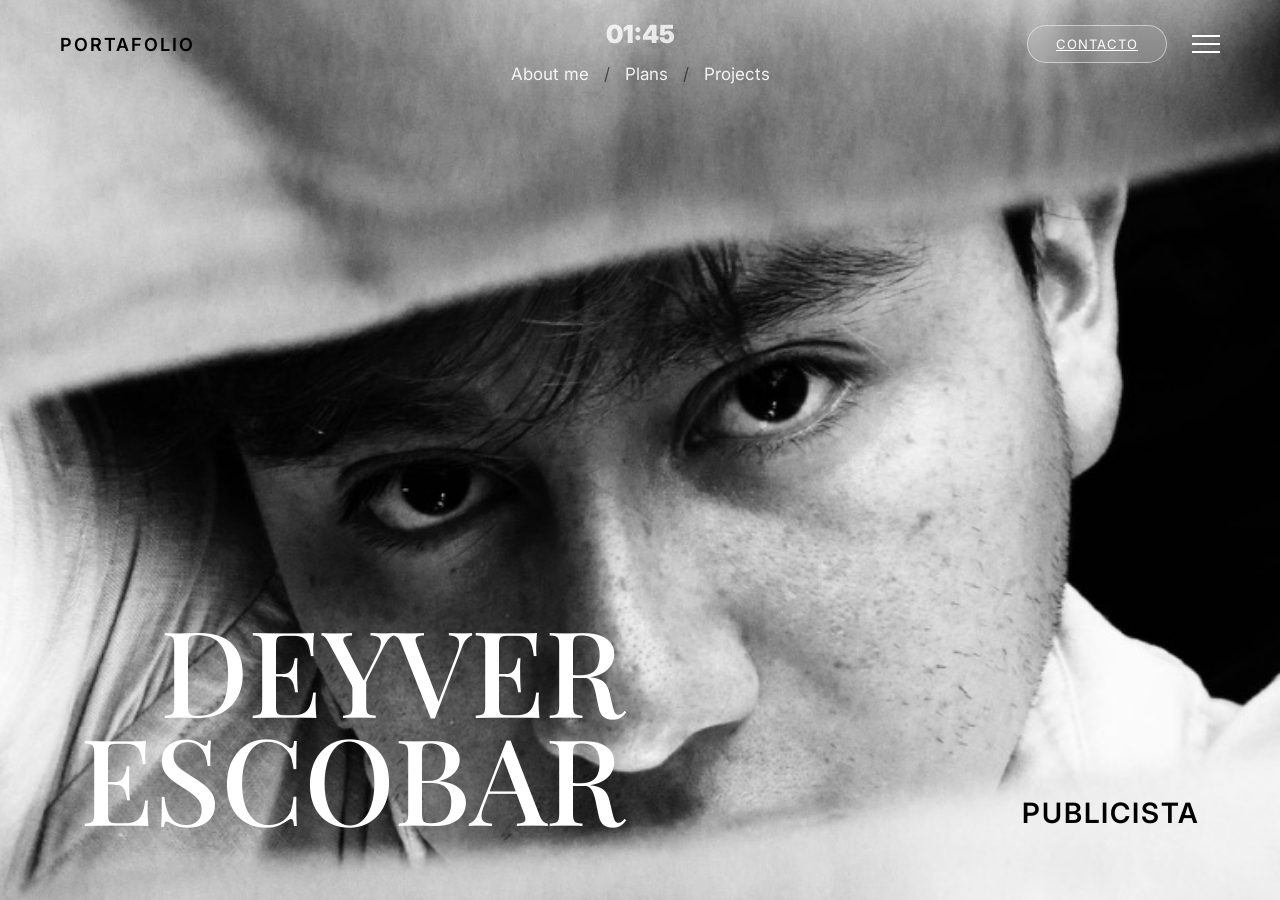
<file: index.html>
<!DOCTYPE html>
<html lang="es">
<head>
<meta charset="UTF-8">
<meta name="viewport" content="width=device-width, initial-scale=1.0">
<title>Portafolio | Deyver Escobar</title>

<link href="https://fonts.googleapis.com/css2?family=Playfair+Display:wght@400;600&family=Inter:wght@300;400;500&display=swap" rel="stylesheet">
<link rel="stylesheet" href="StyleF.css">
</head>

<body>

<header class="header">

  <div class="logo">PORTAFOLIO</div>

  <div class="time">01:45</div>

  <nav class="nav">
    <a href="AboutMe.html">About me</a>
    <span>/</span>
    <a href="Planes.html">Plans</a>
    <span>/</span>
    <a href="Projects.html">Projects</a>
  </nav>

  <div class="actions">
  <a href="Contact.html" class="contact-btn">CONTACTO</a>

  <div class="menu">
    <span></span>
    <span></span>
    <span></span>
  </div>
</div>

</header>

<section class="hero">
  <img src="Images/Portada.jpeg" alt="Deyver Escobar">

  <div class="hero-name">
    <h1>DEYVER<br>ESCOBAR</h1>
  </div>

  <div class="hero-role">
    PUBLICISTA
  </div>

</section>

</body>
</html>
</file>
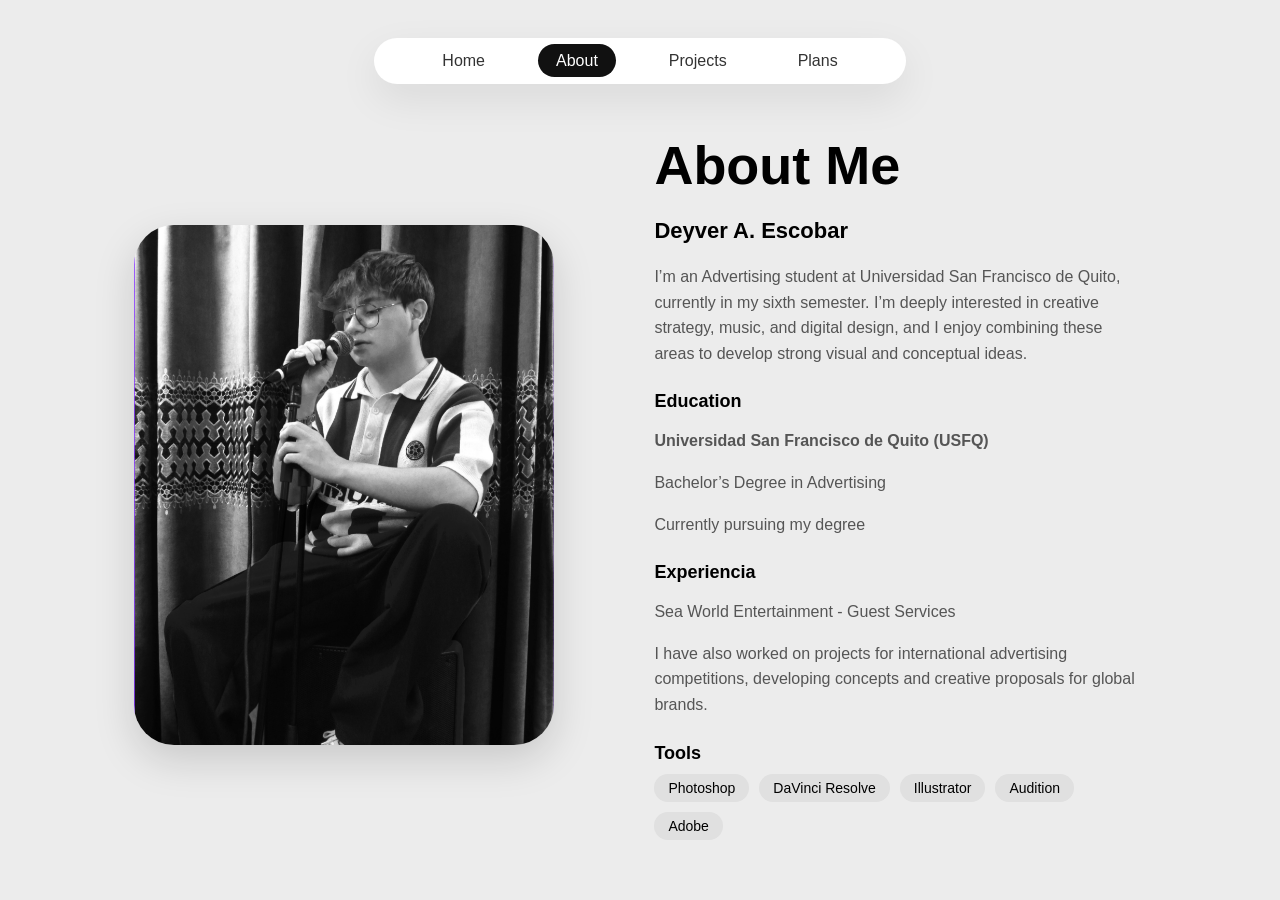
<file: AboutMe.html>
<!DOCTYPE html>
<html lang="es">
<head>
  <meta charset="UTF-8">
  <meta name="viewport" content="width=device-width, initial-scale=1.0">
  <title>About Me | Deyver Escobar</title>
  <link rel="stylesheet" href="StyleAbout.css">
</head>
<body>

<header class="header">  
  <nav class="nav-wrapper">
  <ul class="nav">
    <li><a href="index.html">Home</a></li>
    <li><a href="AboutMe.html" class="active">About</a></li>
    <li><a href="Projects.html">Projects</a></li>
    <li><a href="Planes.html">Plans</a></li>
  </ul>
</nav>
</header>

  <section class="about-section">
    <div class="about-container">
      
      <div class="about-image">
        <img src="Images/Deyver.png" alt="Deyver Escobar">
      </div>

      <div class="about-content">
        <h2>About Me</h2>
        <h3>Deyver A. Escobar</h3>
        <p>
          I’m an Advertising student at Universidad San Francisco de Quito, currently in my sixth semester. I’m deeply interested in creative strategy, music, and digital design, and I enjoy combining these areas to develop strong visual and conceptual ideas.
        </p>

        <div class="about-block">
          <h4>Education</h4>
          <p><strong>Universidad San Francisco de Quito (USFQ)</strong></p>
          <p>Bachelor’s Degree in Advertising</p>
          <p>Currently pursuing my degree</p>
        </div>

        <div class="about-block">
          <h4>Experiencia</h4>
          <p>Sea World Entertainment - Guest Services</p>
          <p>I have also worked on projects for international advertising competitions, developing concepts and creative proposals for global brands.</p>
        </div>

        <div class="about-block">
          <h4>Tools</h4>
          <div class="tools">
            <span>Photoshop</span>
            <span>DaVinci Resolve</span>
            <span>Illustrator</span>
            <span>Audition</span>
            <span>Adobe</span>
          </div>
        </div>

      </div>
    </div>
  </section>

</body>
</html>
</file>
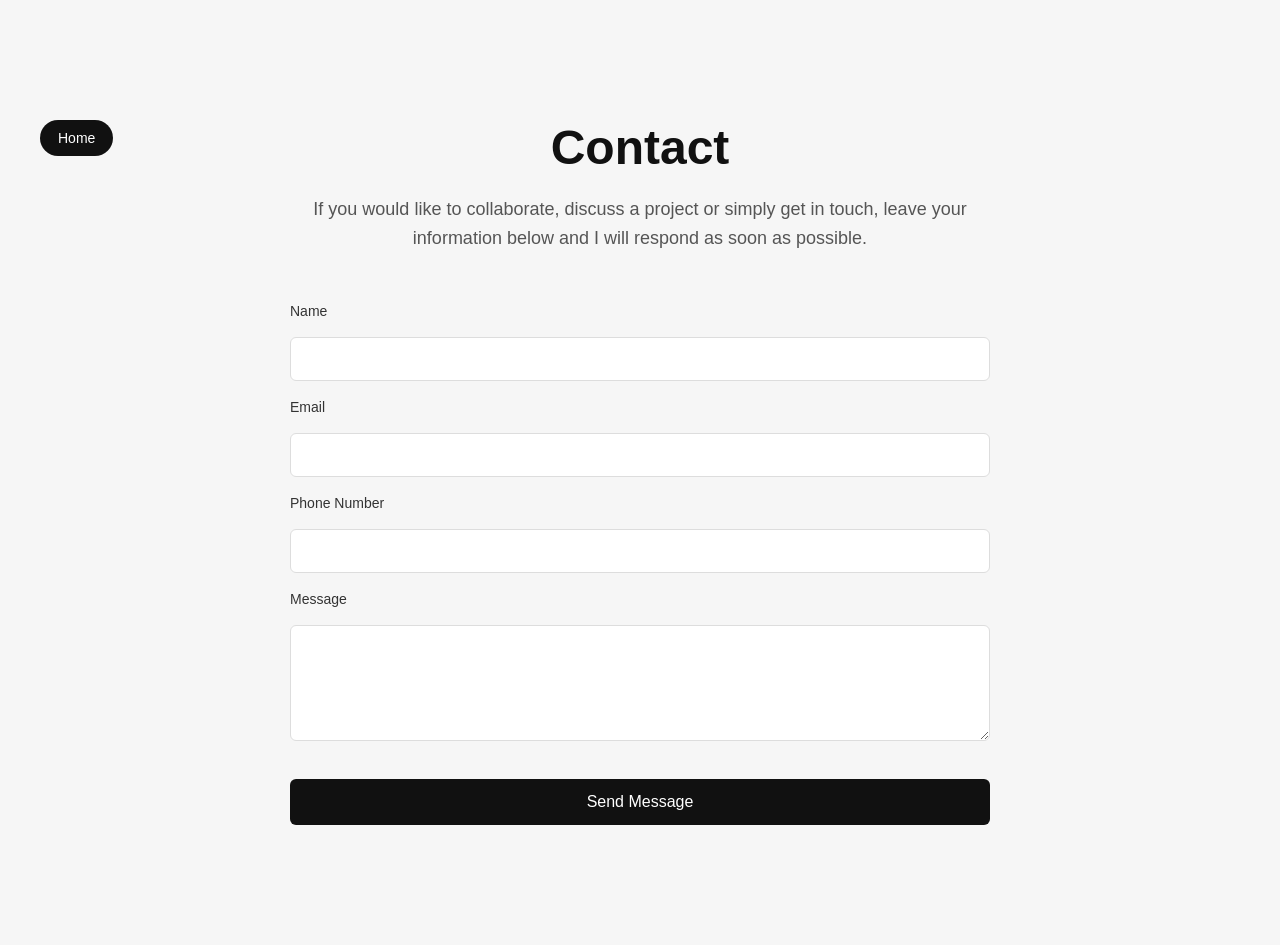
<file: Contact.html>
<!DOCTYPE html>
<html lang="es">
<head>
<meta charset="UTF-8">
<meta name="viewport" content="width=device-width, initial-scale=1.0">
<title>Contact | Deyver Escobar</title>
<link rel="stylesheet" href="ContactS.css">
</head>

<body>

<a href="index.html" class="back-bubble">Home</a>


<section class="contact-section">

<h1>Contact</h1>

<p class="contact-intro">
If you would like to collaborate, discuss a project or simply get in touch,
leave your information below and I will respond as soon as possible.
</p>


<form action="https://formspree.io/f/yourID" method="POST" class="contact-form">

<label>Name</label>
<input type="text" name="name" required>

<label>Email</label>
<input type="email" name="email" required>

<label>Phone Number</label>
<input type="tel" name="phone">

<label>Message</label>
<textarea name="message" rows="5" required></textarea>

<button type="submit">Send Message</button>

</form>

</section>

</body>
</html>
</file>
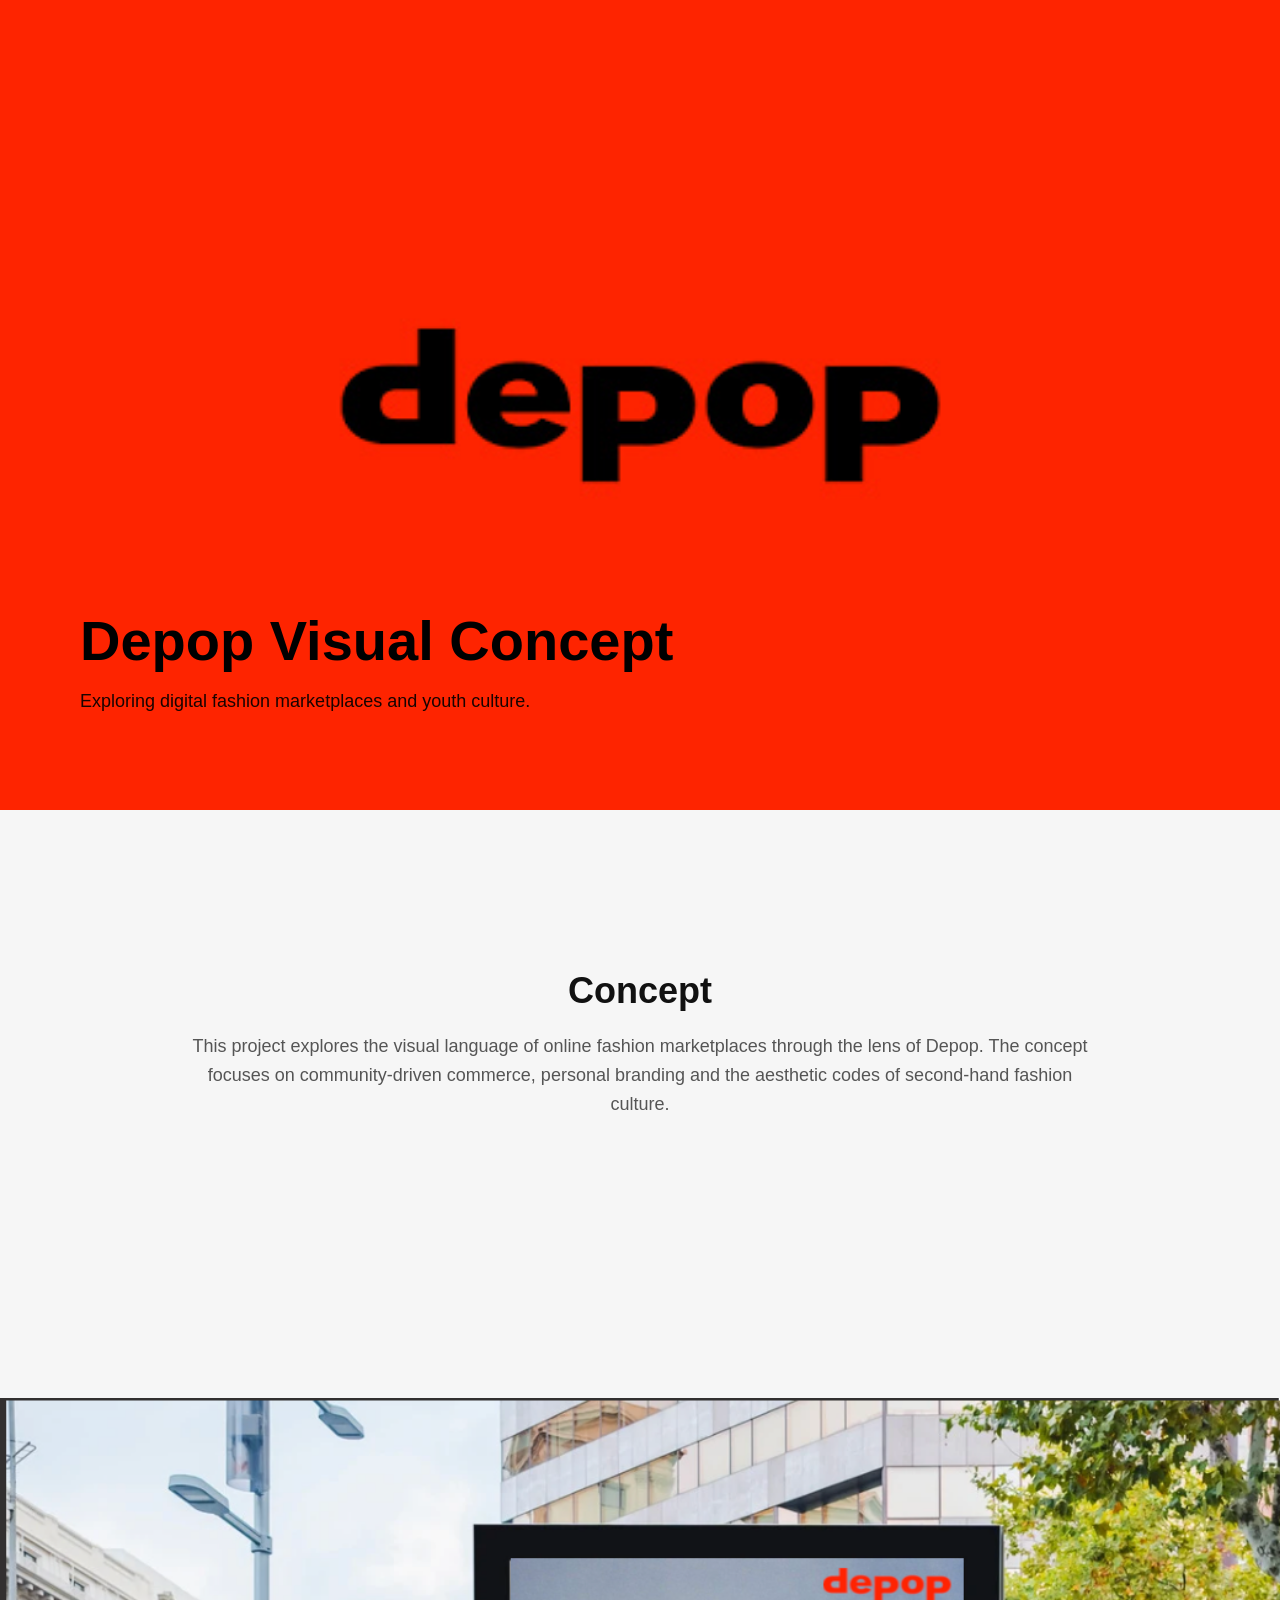
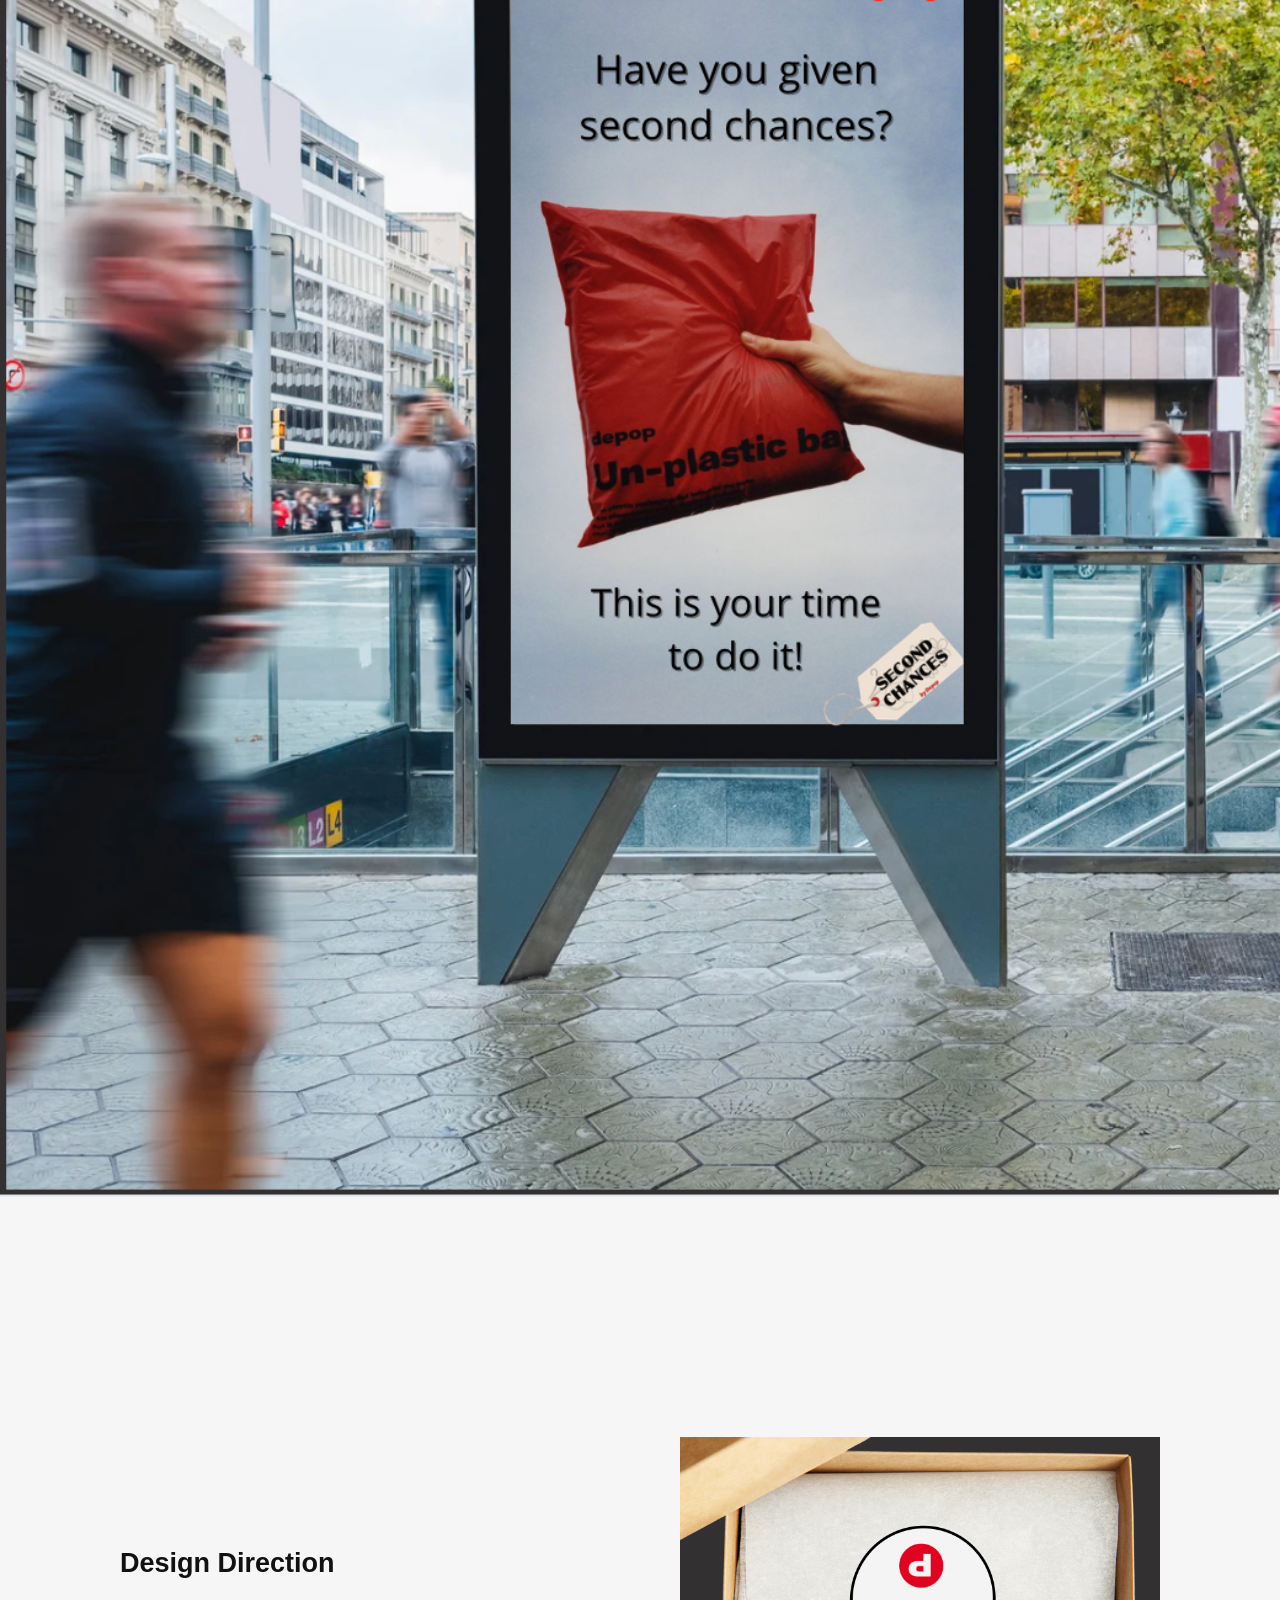
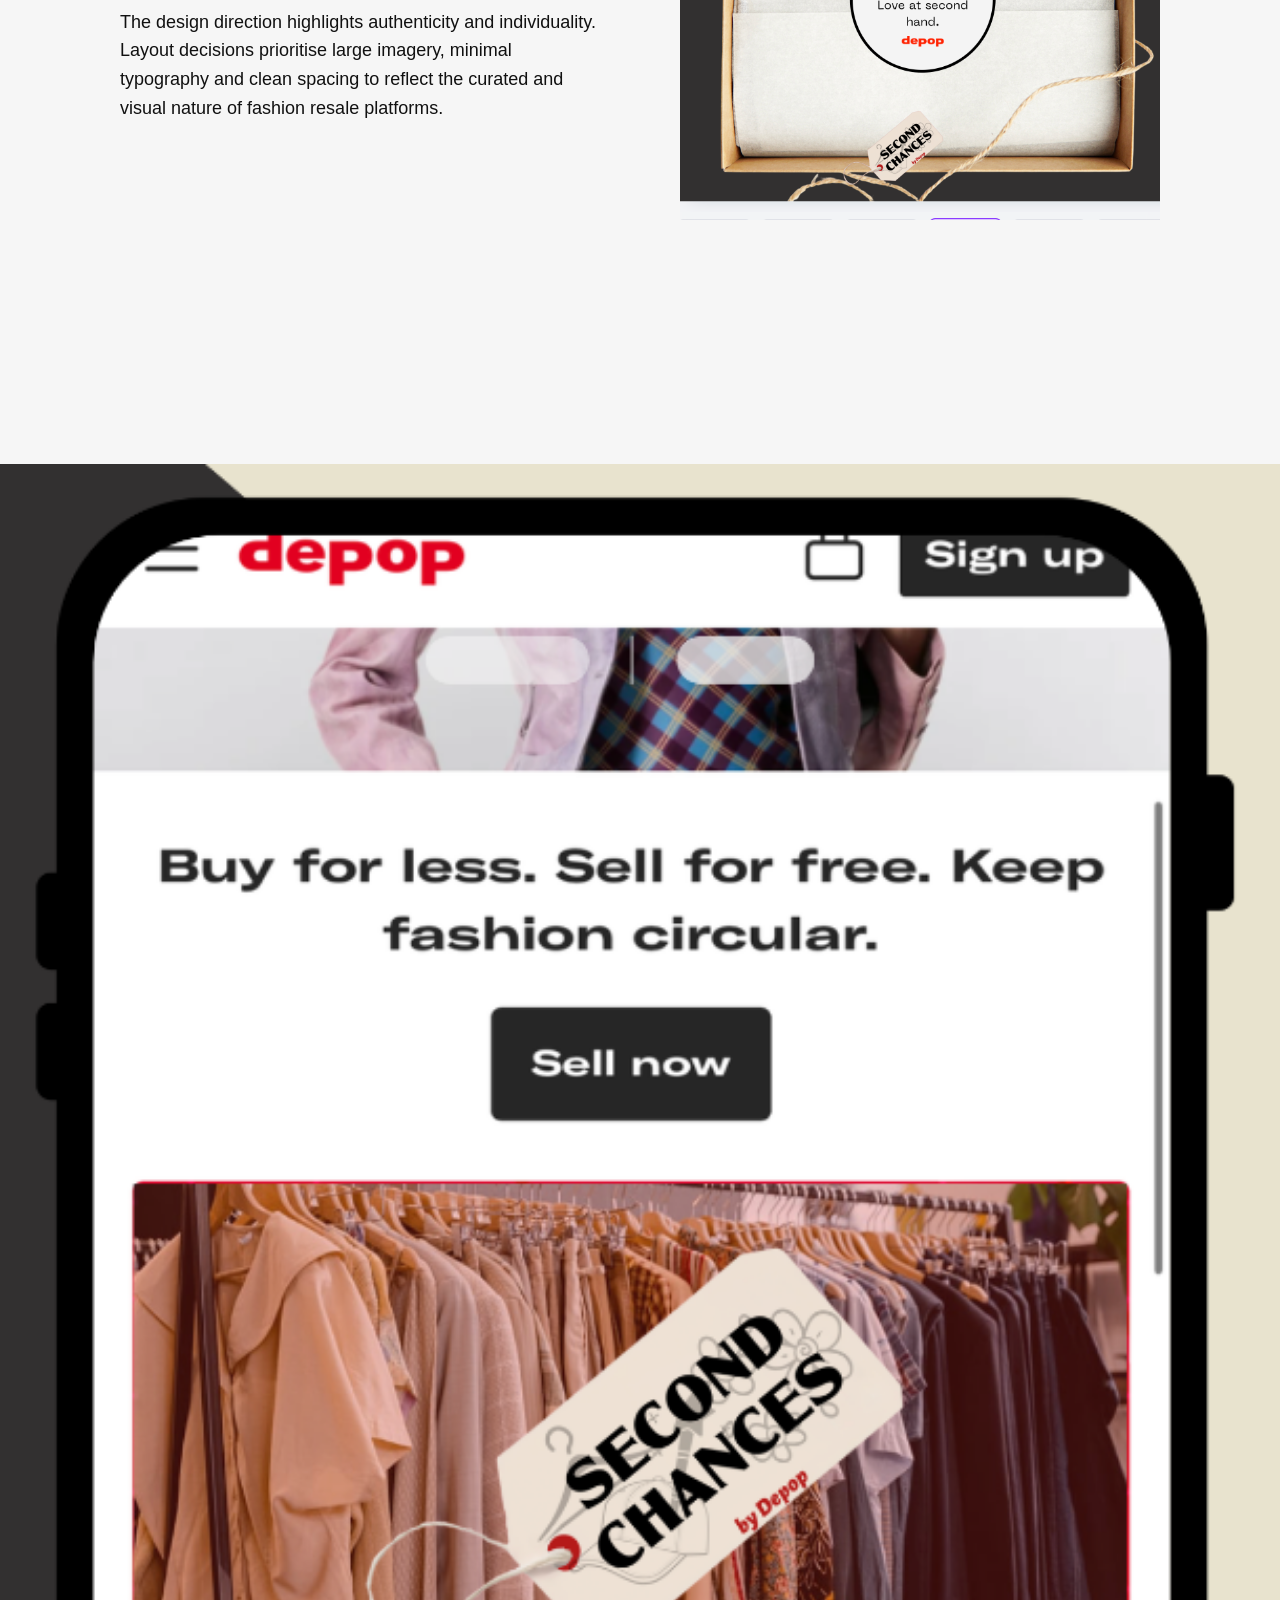
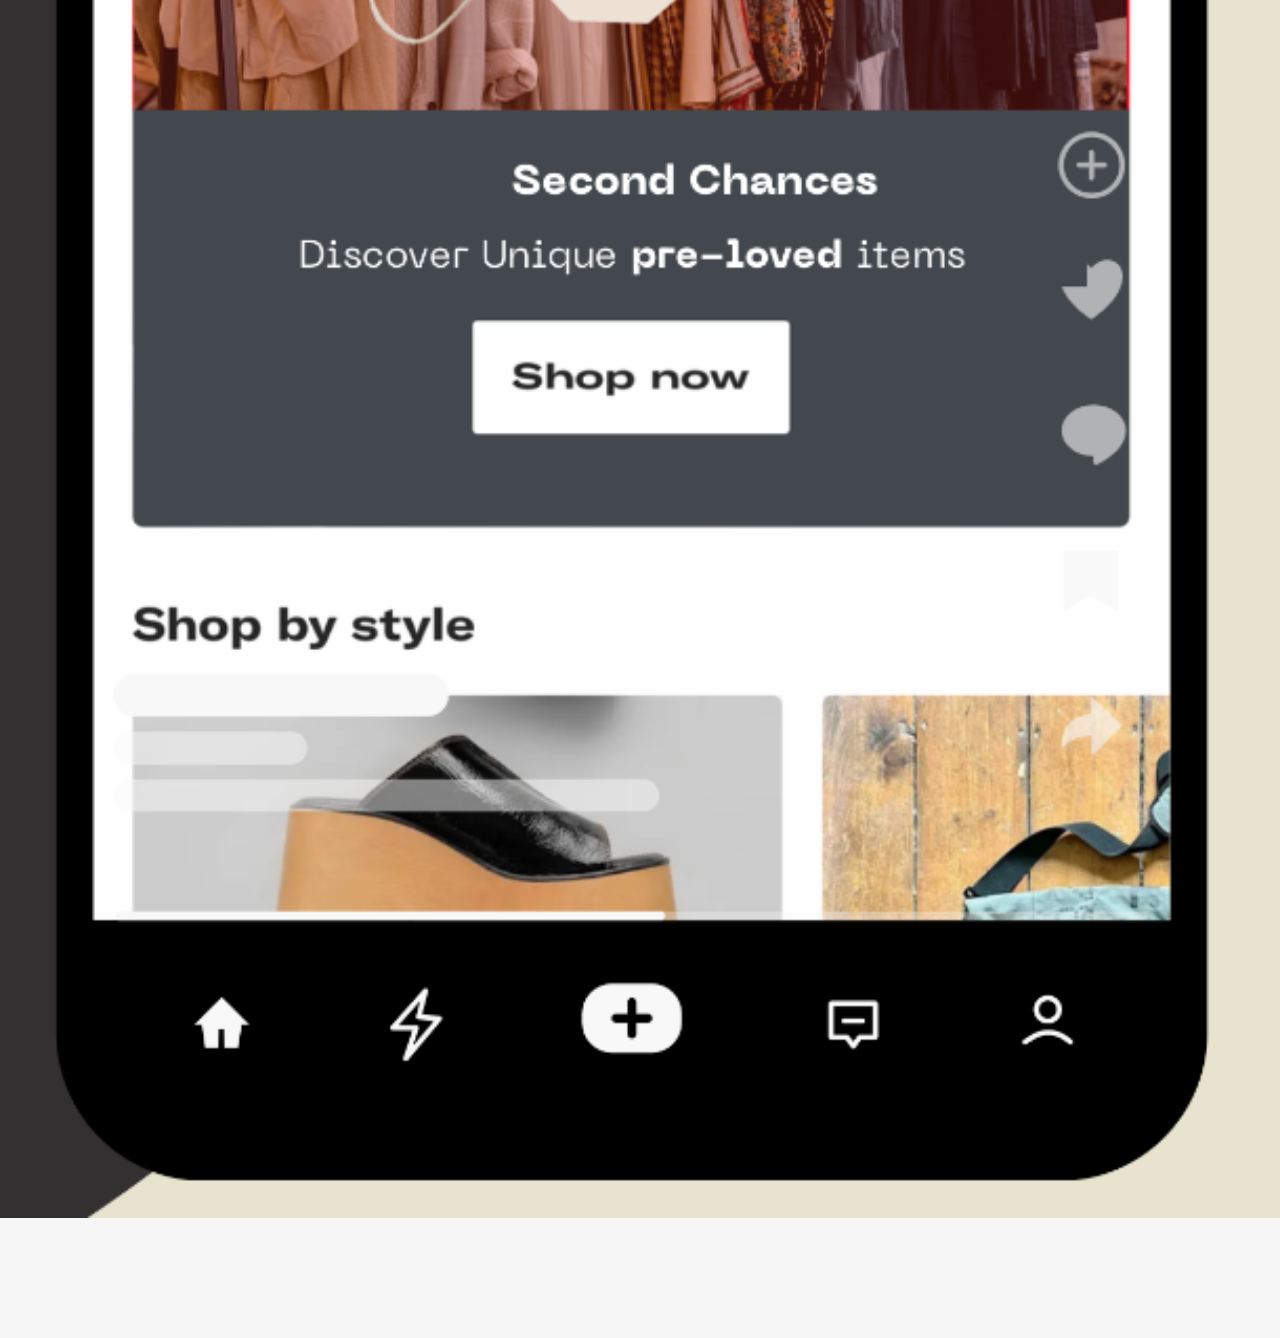
<file: Depop.html>
<!DOCTYPE html>
<html lang="es">
<head>
<meta charset="UTF-8">
<meta name="viewport" content="width=device-width, initial-scale=1.0">
<title>Depop Concept | Deyver Escobar</title>
<link rel="stylesheet" href="DepopS.css">
</head>

<body>

<a href="Projects.html" class="back-projects">Projects</a>

<section class="hero">
  <img src="Images/Depop prin.png" alt="Depop Project">
  <div class="hero-text">
    <h1>Depop Visual Concept</h1>
    <p>Exploring digital fashion marketplaces and youth culture.</p>
  </div>
</section>

<section class="story">
  <h2>Concept</h2>
  <p>
  This project explores the visual language of online fashion
  marketplaces through the lens of Depop. The concept focuses
  on community-driven commerce, personal branding and the
  aesthetic codes of second-hand fashion culture.
  </p>
</section>

<section class="visual">
  <img src="Images/Depop 1.png">
</section>

<section class="split">

  <div class="split-text">
    <h2>Design Direction</h2>
    <p>
    The design direction highlights authenticity and individuality.
    Layout decisions prioritise large imagery, minimal typography
    and clean spacing to reflect the curated and visual nature of
    fashion resale platforms.
    </p>
  </div>

  <div class="split-img">
    <img src="Images/Depop 2.png">
  </div>

</section>

<section class="visual">
  <img src="Images/Depop 3.png">
</section>

</body>
</html>
</file>
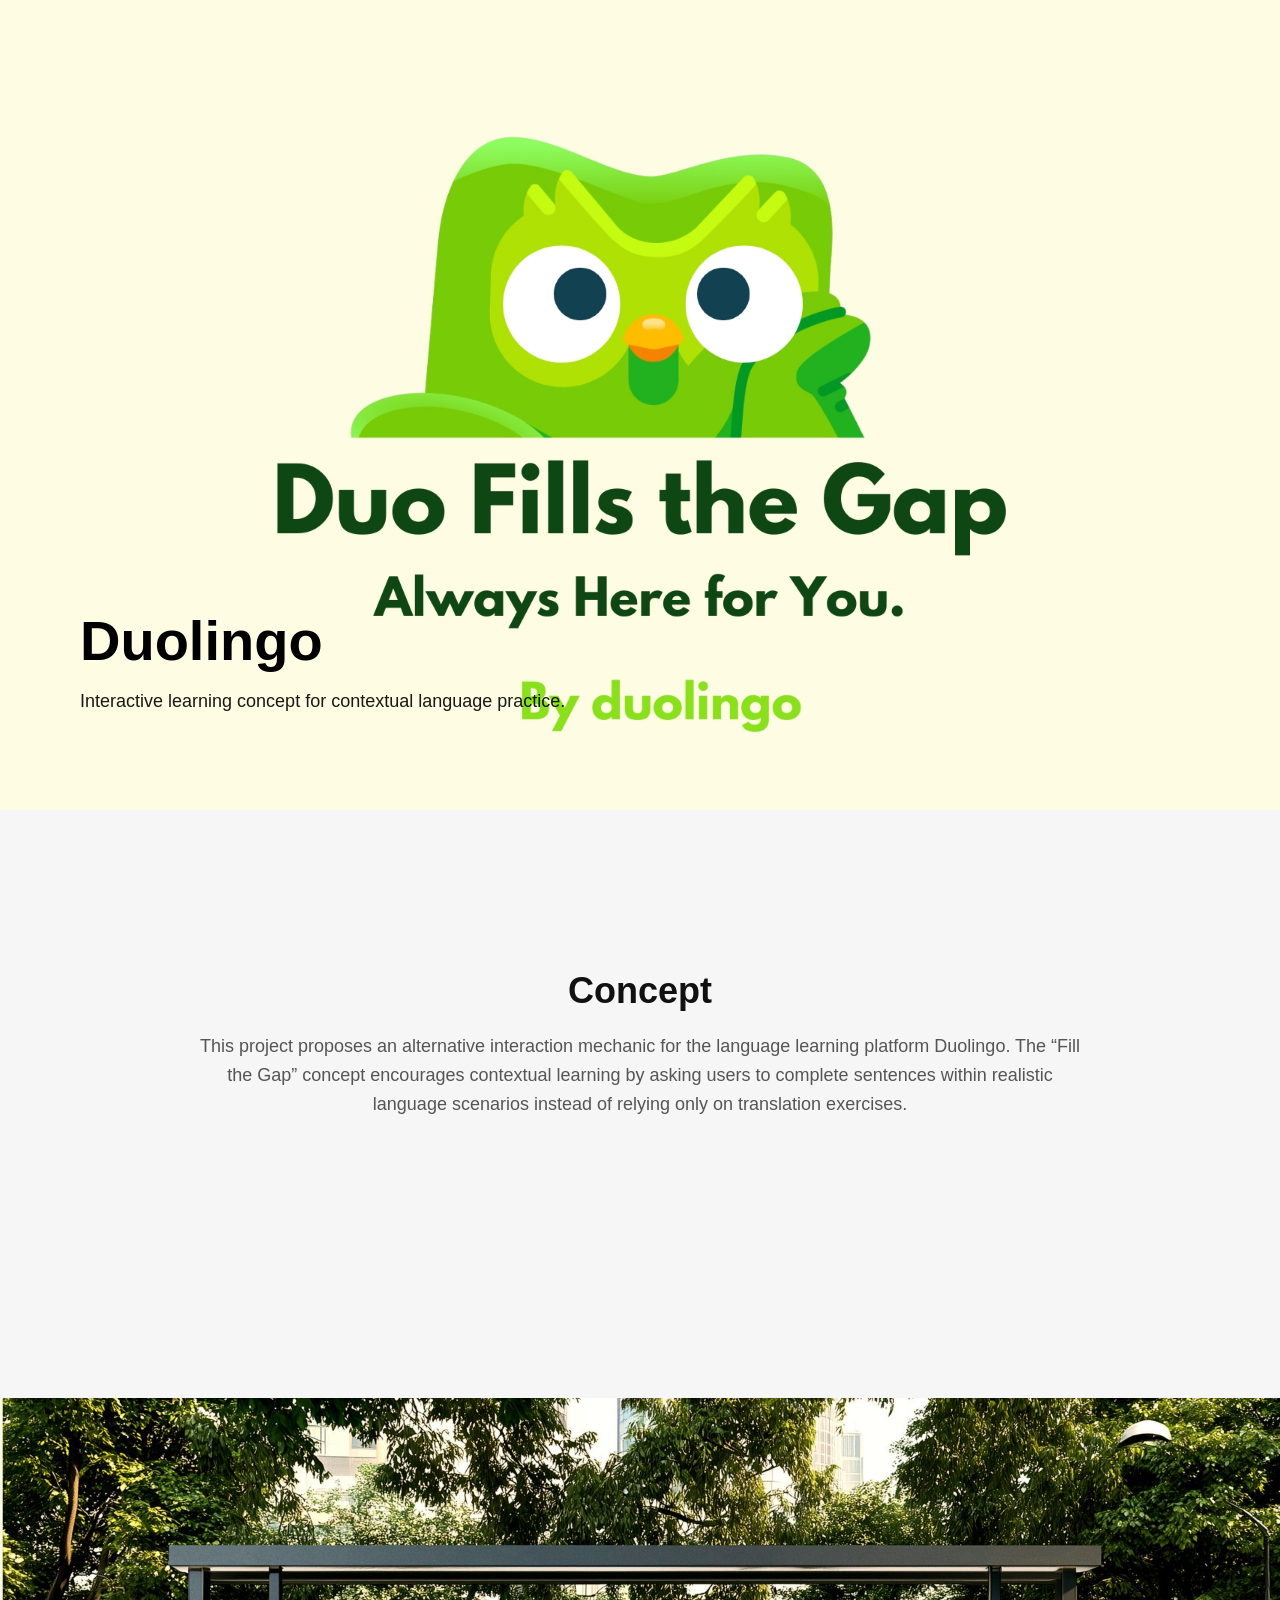
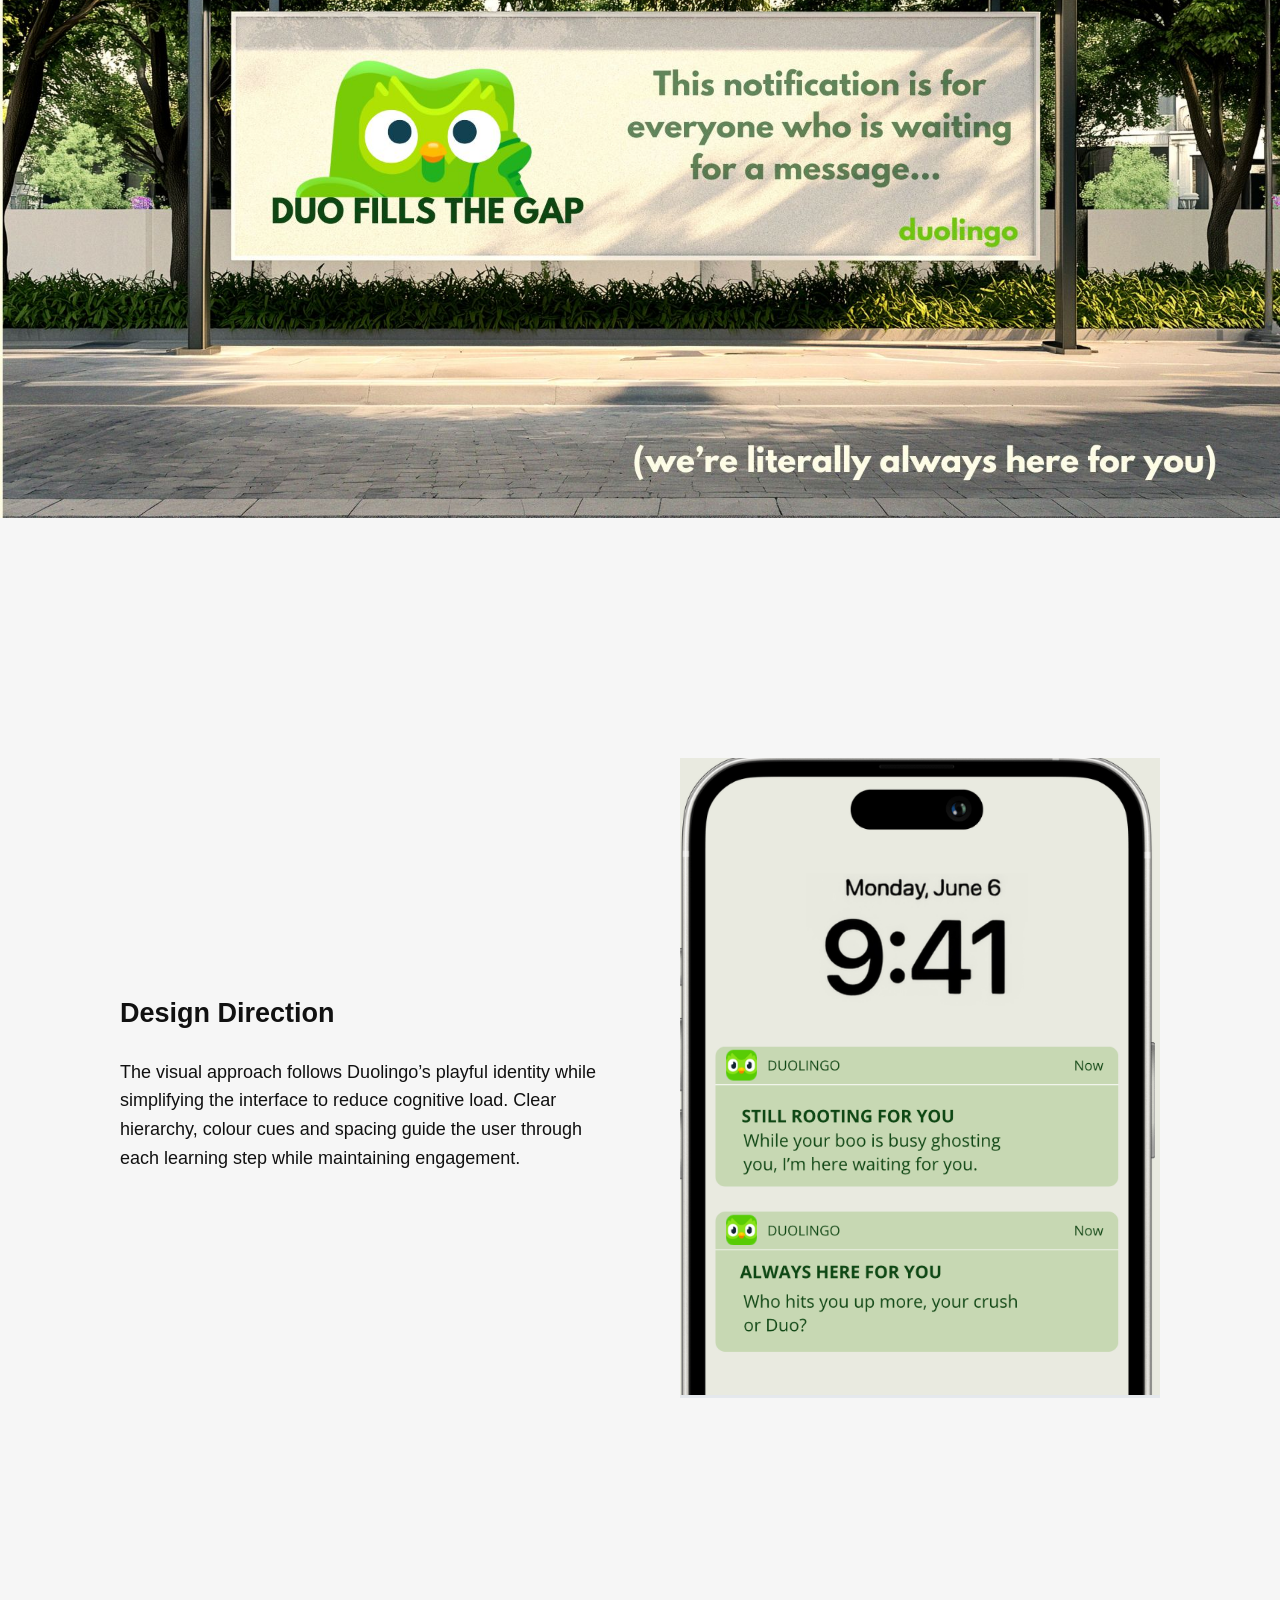
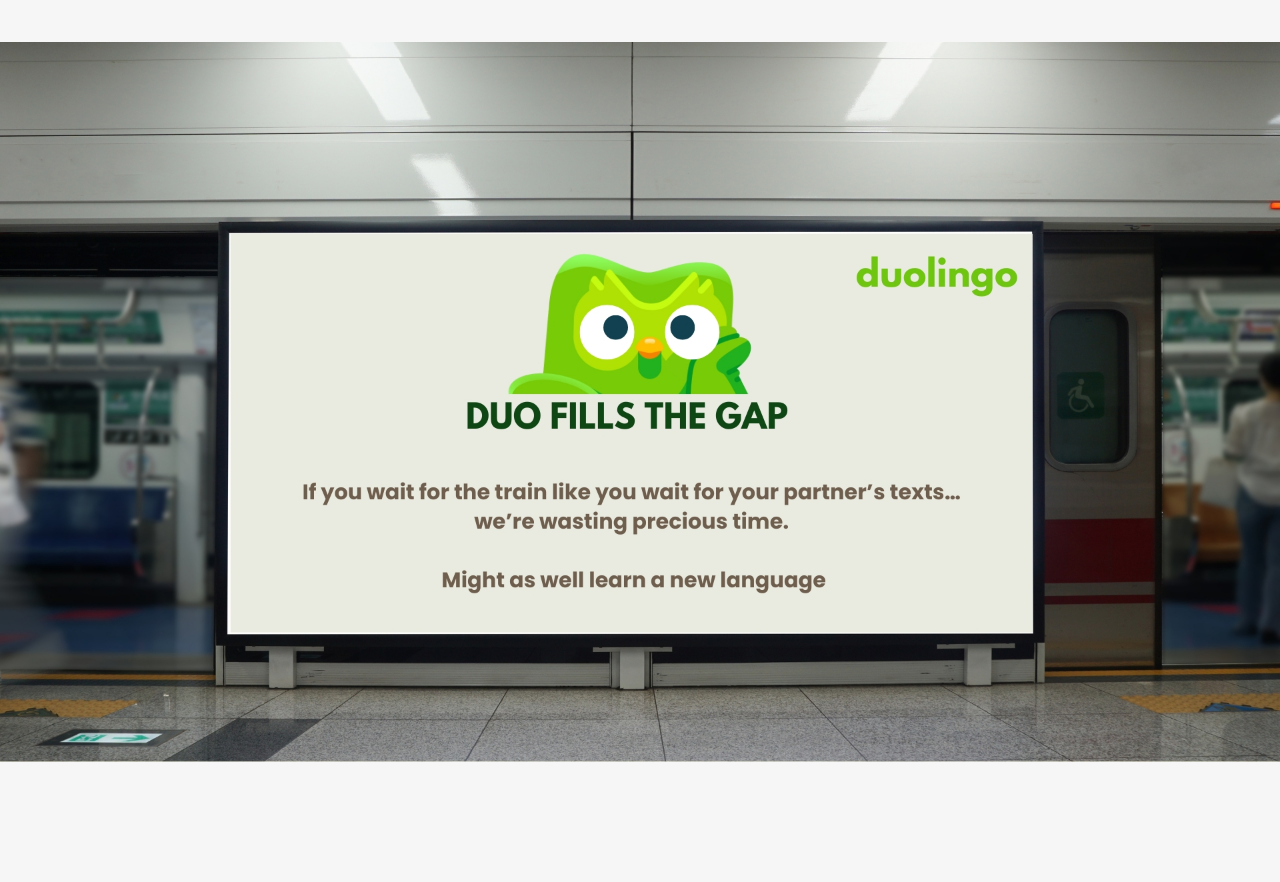
<file: Duo.html>
<!DOCTYPE html>
<html lang="es">
<head>
<meta charset="UTF-8">
<meta name="viewport" content="width=device-width, initial-scale=1.0">
<title>Duolingo – Fill the Gap | Deyver Escobar</title>
<link rel="stylesheet" href="DuoS.css">
</head>

<body>

<a href="Projects.html" class="back-projects">Projects</a>

<section class="hero">
  <img src="Images/Duo 1.jpg" alt="Duolingo Fill the Gap">
  <div class="hero-text">
    <h1>Duolingo</h1>
    <p>Interactive learning concept for contextual language practice.</p>
  </div>
</section>

<section class="story">
  <h2>Concept</h2>
  <p>
  This project proposes an alternative interaction mechanic for the
  language learning platform Duolingo. The “Fill the Gap” concept
  encourages contextual learning by asking users to complete
  sentences within realistic language scenarios instead of relying
  only on translation exercises.
  </p>
</section>

<section class="visual">
  <img src="Images/Duo 2.jpg">
</section>

<section class="split">

  <div class="split-text">
    <h2>Design Direction</h2>
    <p>
    The visual approach follows Duolingo’s playful identity while
    simplifying the interface to reduce cognitive load.
    Clear hierarchy, colour cues and spacing guide the user
    through each learning step while maintaining engagement.
    </p>
  </div>

  <div class="split-img">
    <img src="Images/Duo 3.png">
  </div>

</section>

<section class="visual">
  <img src="Images/Duo 4.jpg">
</section>

</body>
</html>
</file>
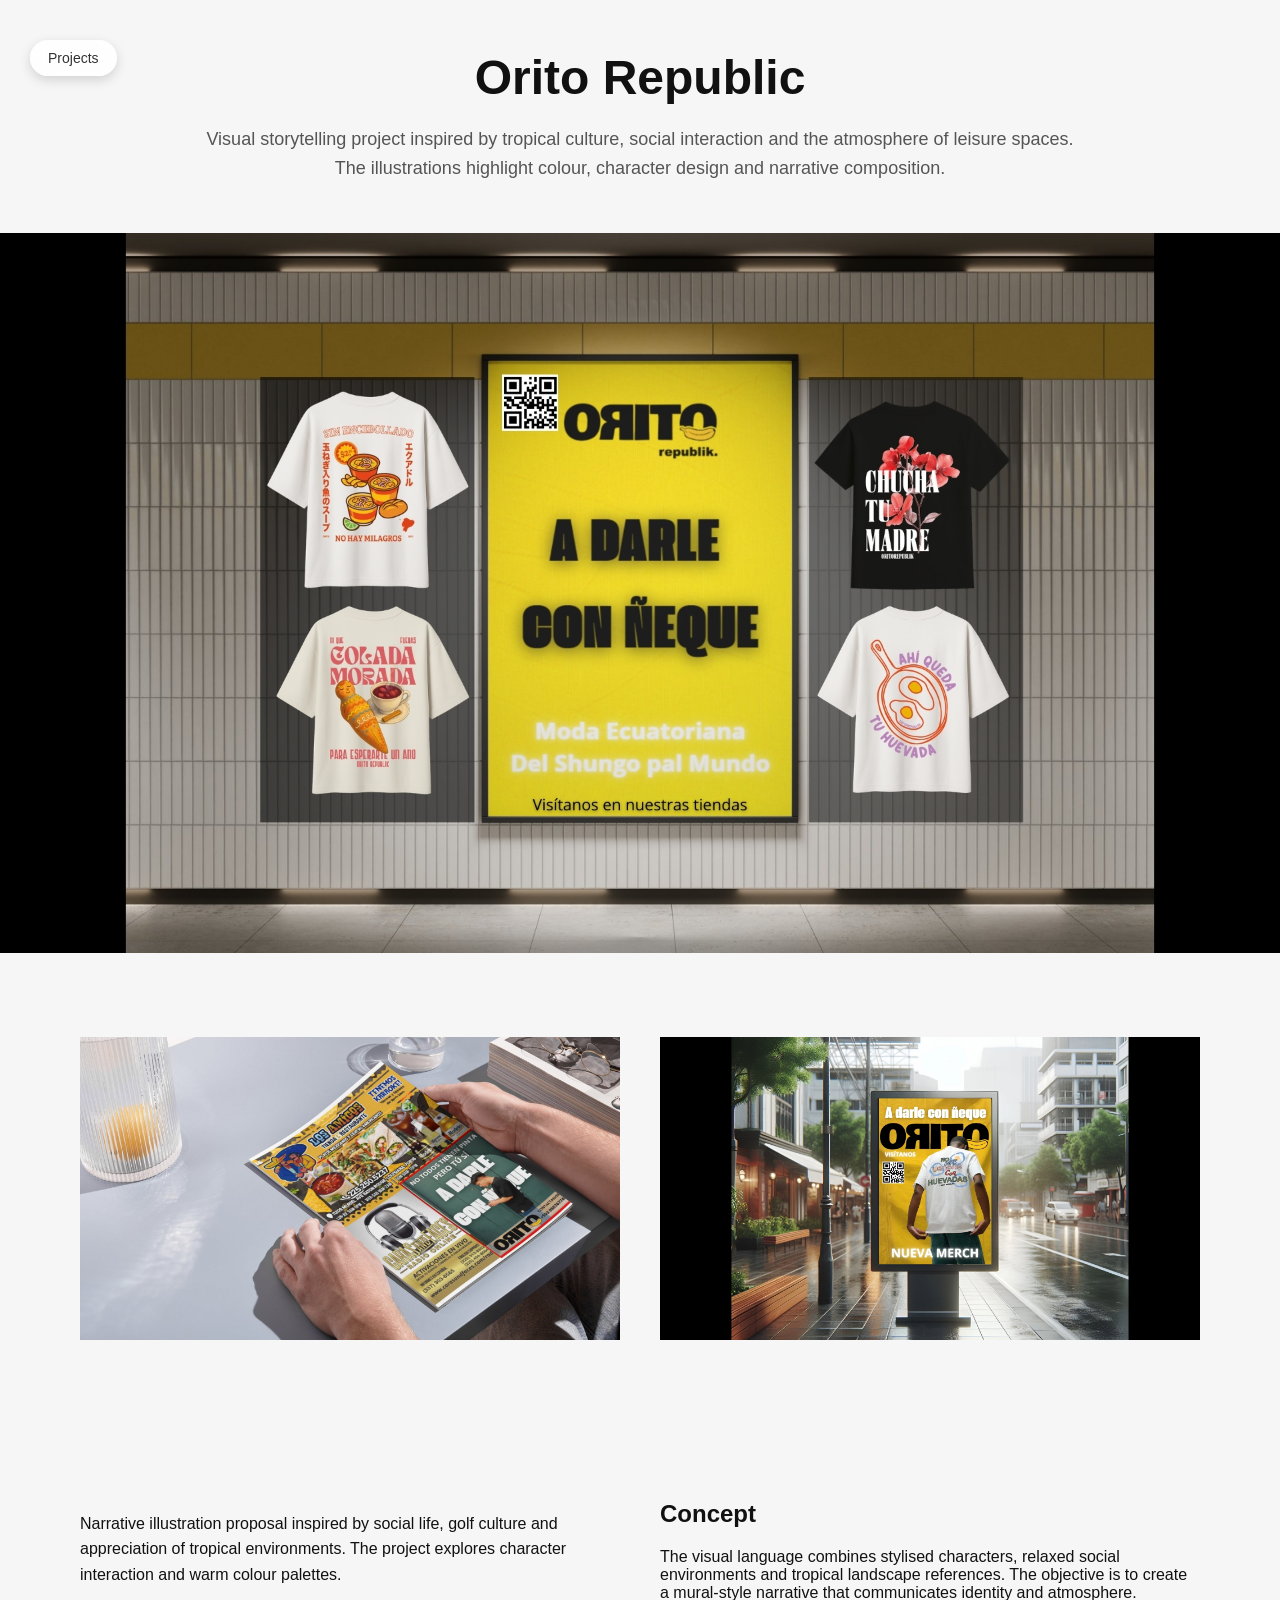
<file: Orito.html>
<!DOCTYPE html>
<html lang="en">
<head>
<meta charset="UTF-8">
<meta name="viewport" content="width=device-width, initial-scale=1.0">
<title>Orito Republic Project</title>
<link rel="stylesheet" href="OritoS.css">
</head>

<body>

<nav class="top-nav">
<a href="Projects.html" class="back">Projects</a>
</nav>

<section class="intro">
<h1>Orito Republic</h1>
<p>
Visual storytelling project inspired by tropical culture, social interaction and
the atmosphere of leisure spaces. The illustrations highlight colour,
character design and narrative composition.
</p>
</section>

<section class="hero">
<img src="Images/10.jpg" alt="Orito Republic main visual">
</section>


<section class="gallery-grid">

<div class="grid-img">
<img src="Images/11.jpg">
</div>

<div class="grid-img">
<img src="Images/8.jpg">
</div>

<div class="grid-text">
<p>
Narrative illustration proposal inspired by social life,
golf culture and appreciation of tropical environments.
The project explores character interaction and warm colour palettes.
</p>
</div>

<section class="project-info">

<h2>Concept</h2>

<p>
The visual language combines stylised characters, relaxed
social environments and tropical landscape references.
The objective is to create a mural-style narrative
that communicates identity and atmosphere.
</p>

</section>

</body>
</html>
</file>
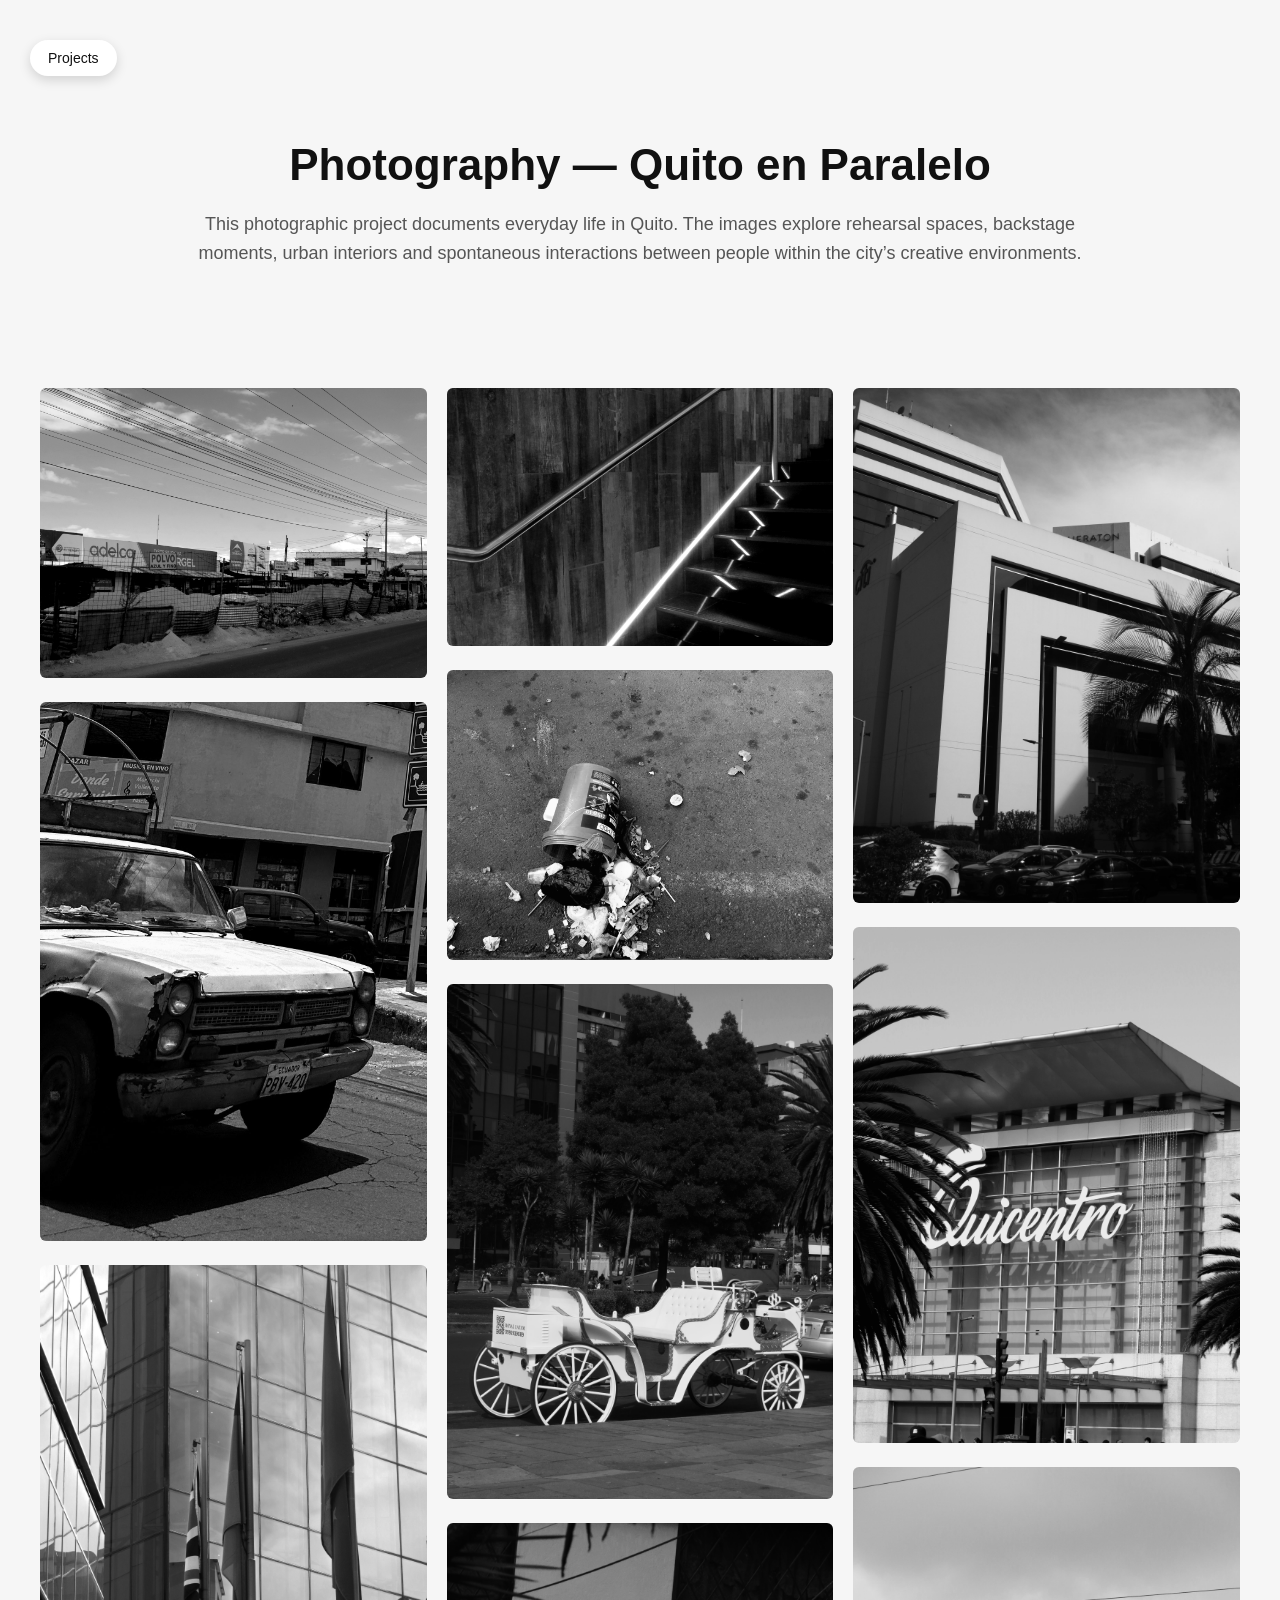
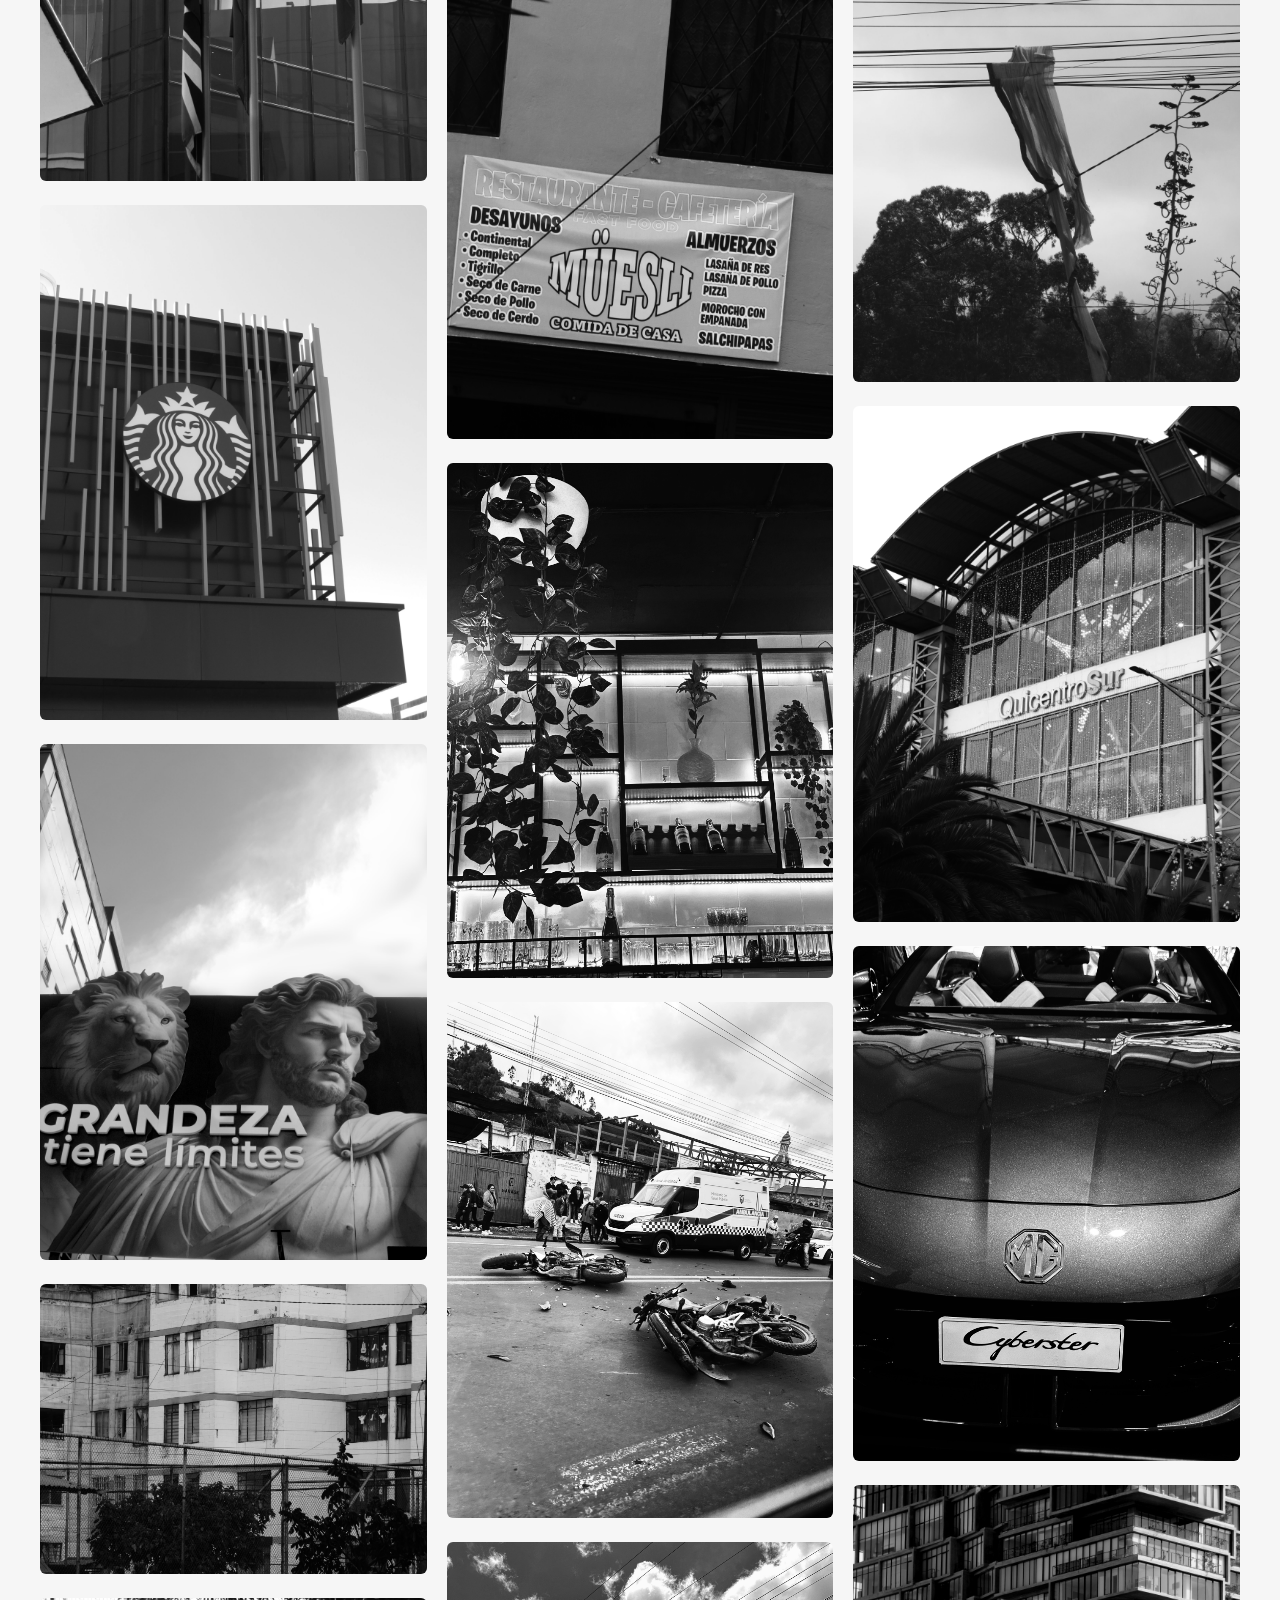
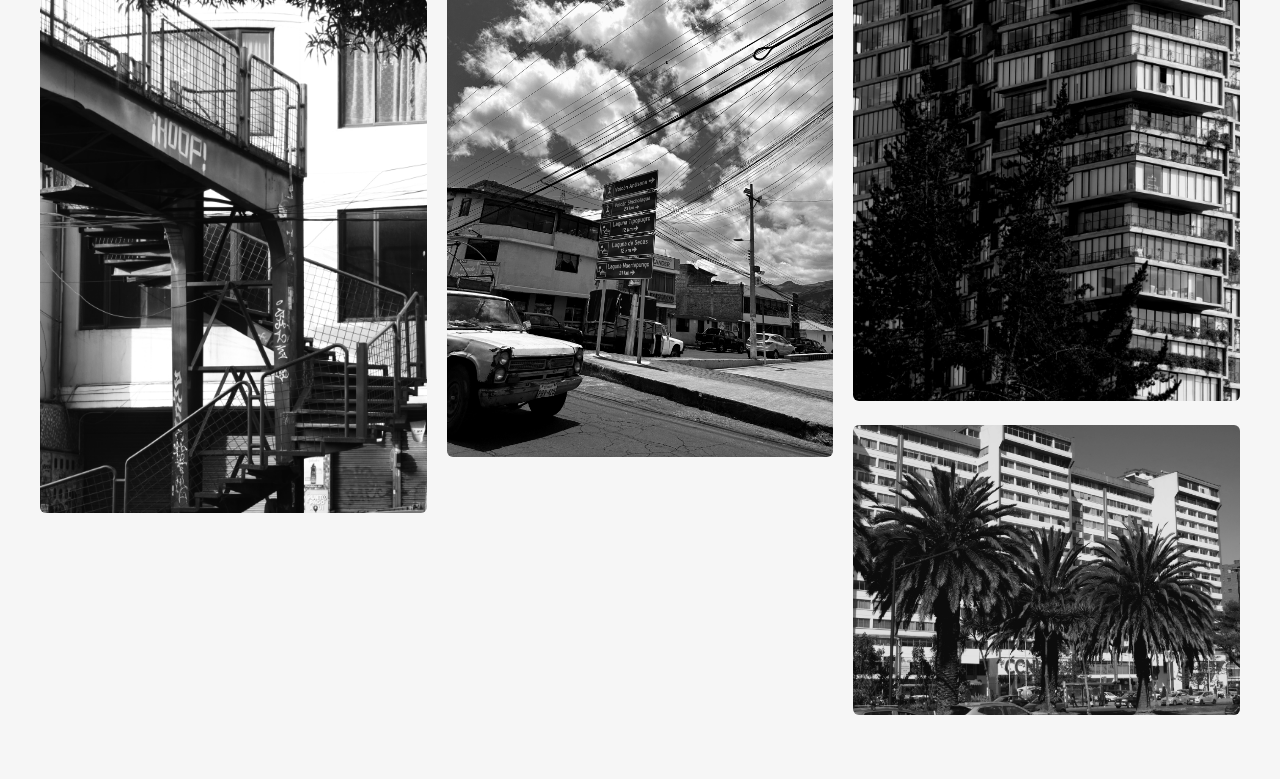
<file: Photography.html>
<!DOCTYPE html>
<html lang="es">
<head>
<meta charset="UTF-8">
<meta name="viewport" content="width=device-width, initial-scale=1.0">
<title>Photography | Deyver Escobar</title>
<link rel="stylesheet" href="PhotographyS.css">
</head>

<body>

<a href="Projects.html" class="back-projects">Projects</a>

<section class="photo-hero">

<h1>Photography — Quito en Paralelo</h1>

<p>
This photographic project documents everyday life in Quito.
The images explore rehearsal spaces, backstage moments,
urban interiors and spontaneous interactions between people
within the city’s creative environments.
</p>

</section>


<section class="photo-gallery">

<img src="Images/p1.jpeg">
<img src="Images/p2.jpeg">
<img src="Images/p3.jpeg">
<img src="Images/p4.jpeg">
<img src="Images/p5.jpeg">
<img src="Images/p6.jpg">
<img src="Images/p7.jpg">
<img src="Images/p8.jpg">
<img src="Images/p9.jpeg">
<img src="Images/p10.jpeg">
<img src="Images/p12.jpg">
<img src="Images/p13.jpeg">
<img src="Images/p14.jpeg">
<img src="Images/p15.jpeg">
<img src="Images/p16.jpeg">
<img src="Images/p17.jpeg">
<img src="Images/p18.jpeg">
<img src="Images/p19.jpg">
<img src="Images/p20.jpeg">
<img src="Images/p21.jpeg">
<img src="Images/p11.jpeg">


</section>

</body>
</html>
</file>
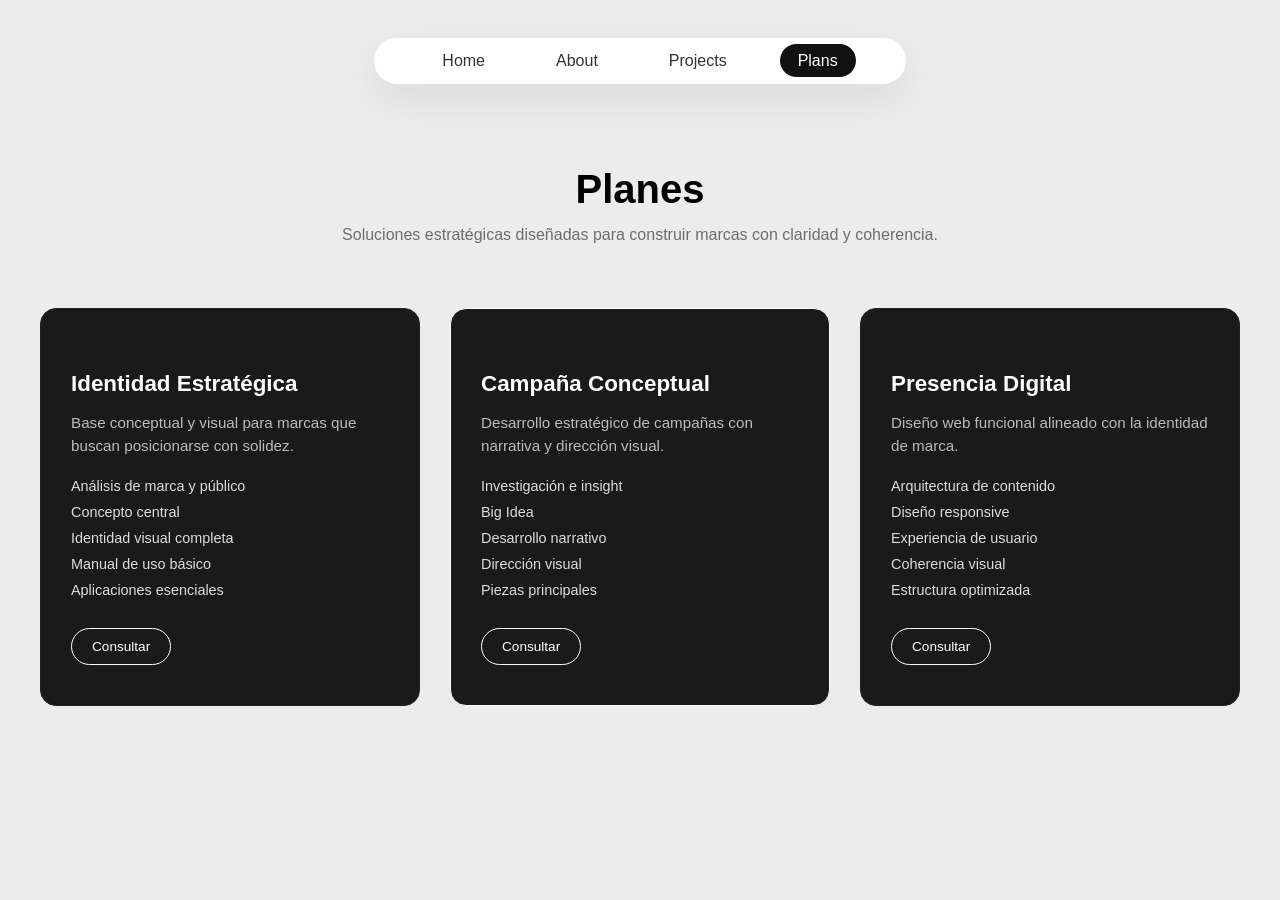
<file: Planes.html>
<!DOCTYPE html>
<html lang="es">
<head>
  <meta charset="UTF-8">
  <meta name="viewport" content="width=device-width, initial-scale=1.0">
  <title>Portafolio | Planes</title>
  <link rel="stylesheet" href="PlanesS.css">
</head>
<body>

    <header class="header">  
  <nav class="nav-wrapper">
  <ul class="nav">
    <li><a href="index.html">Home</a></li>
    <li><a href="AboutMe.html">About</a></li>
    <li><a href="Projects.html">Projects</a></li>
    <li><a href="Planes.html" class="active">Plans</a></li>
  </ul>
    </nav>
    </header>

  <!-- SECCIÓN PLANES -->
  <section class="planes">
    <div class="container">
      <h2 class="section-title">Planes</h2>
      <p class="section-subtitle">
        Soluciones estratégicas diseñadas para construir marcas con claridad y coherencia.
      </p>

      <div class="planes-grid">

        <div class="plan-card">
          <h3>Identidad Estratégica</h3>
          <p class="plan-desc">
            Base conceptual y visual para marcas que buscan posicionarse con solidez.
          </p>
          <ul>
            <li>Análisis de marca y público</li>
            <li>Concepto central</li>
            <li>Identidad visual completa</li>
            <li>Manual de uso básico</li>
            <li>Aplicaciones esenciales</li>
          </ul>
          <a href="#" class="btn-plan">Consultar</a>
        </div>

        <div class="plan-card highlight">
          <h3>Campaña Conceptual</h3>
          <p class="plan-desc">
            Desarrollo estratégico de campañas con narrativa y dirección visual.
          </p>
          <ul>
            <li>Investigación e insight</li>
            <li>Big Idea</li>
            <li>Desarrollo narrativo</li>
            <li>Dirección visual</li>
            <li>Piezas principales</li>
          </ul>
          <a href="#" class="btn-plan">Consultar</a>
        </div>

        <div class="plan-card">
          <h3>Presencia Digital</h3>
          <p class="plan-desc">
            Diseño web funcional alineado con la identidad de marca.
          </p>
          <ul>
            <li>Arquitectura de contenido</li>
            <li>Diseño responsive</li>
            <li>Experiencia de usuario</li>
            <li>Coherencia visual</li>
            <li>Estructura optimizada</li>
          </ul>
          <a href="#" class="btn-plan">Consultar</a>
        </div>

      </div>
    </div>
  </section>

</body>
</html>
</file>
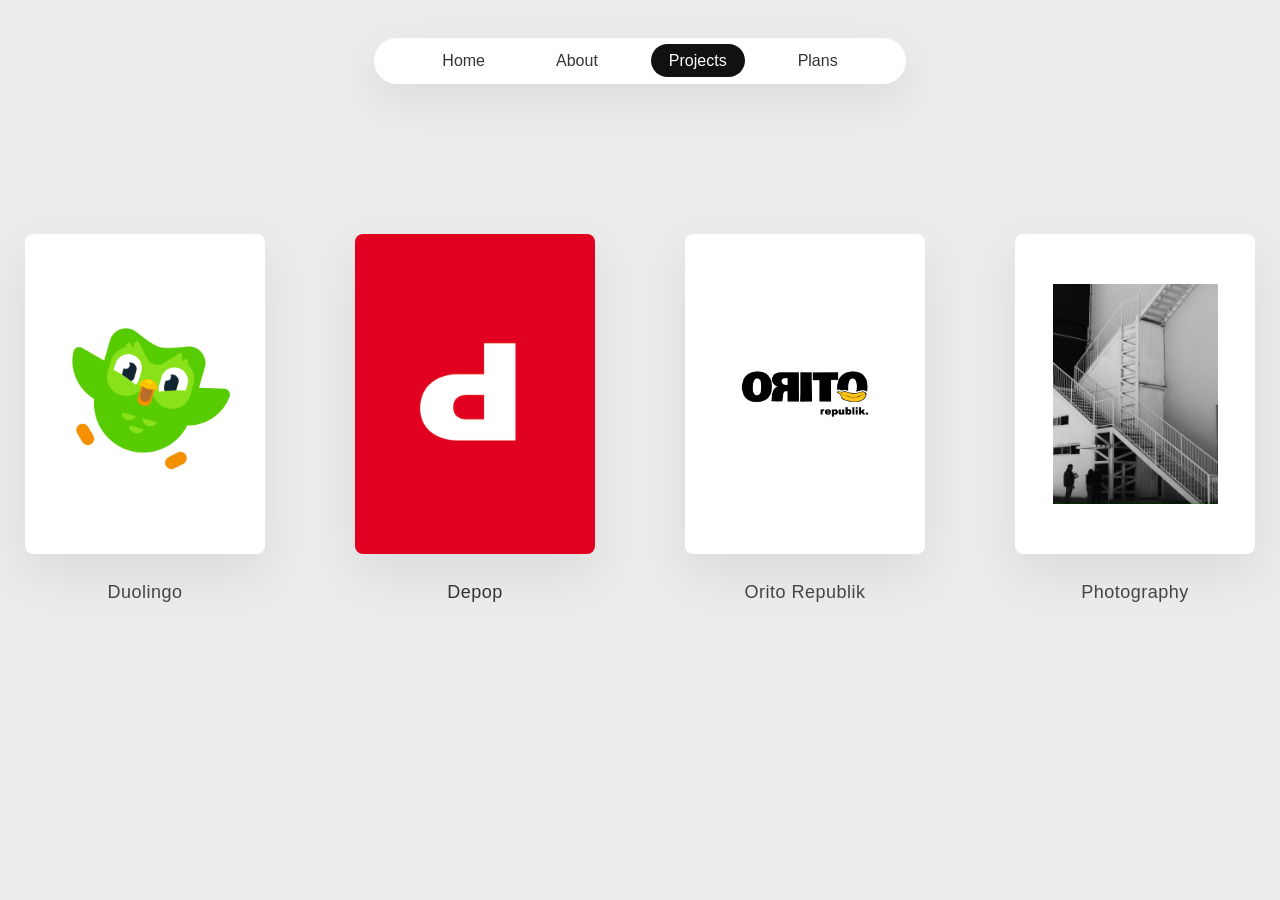
<file: Projects.html>
<!DOCTYPE html>
<html lang="es">
<head>
  <meta charset="UTF-8">
  <meta name="viewport" content="width=device-width, initial-scale=1.0">
  <title>Proyectos | Deyver Escobar</title>
  <link rel="stylesheet" href="projects.css">
</head>
<body>

<header class="header">
  <nav class="nav-wrapper">
    <ul class="nav">
      <li><a href="index.html">Home</a></li>
      <li><a href="AboutMe.html">About</a></li>
      <li><a href="Projects.html" class="active">Projects</a></li>
      <li><a href="Planes.html">Plans</a></li>
    </ul>
  </nav>
</header>

<section class="projects-section">

<a href="Duo.html" class="project-link">
  <div class="project-card">
    <div class="card-inner">
      <img src="Images/Duolingo.png" alt="Duolingo">
    </div>
    <h3>Duolingo</h3>
  </div>
</a>

<a href="Depop.html" class="project-link">
  <div class="project-card red">
    <div class="card-inner">
      <img src="Images/depop.png" alt="Depop">
    </div>
    <h3>Depop</h3>
  </div>
</a>

<a href="Orito.html" class="project-link">
  <div class="project-card">
    <div class="card-inner">
      <img src="Images/republic.png" alt="Orito Republik">
    </div>
    <h3>Orito Republik</h3>
  </div>
</a>

<a href="Photography.html" class="project-link">
  <div class="project-card">
    <div class="card-inner">
      <img src="Images/A4C84D67-348F-4F4F-BE8B-87C911A5EB78_1_105_c.jpeg" alt="Photography">
    </div>
    <h3>Photography</h3>
  </div>
</a>

</section>

</body>
</html>
</file>
<file: StyleF.css>
* {
  margin: 0;
  padding: 0;
  box-sizing: border-box;
}

body {
  font-family: 'Inter', sans-serif;
  background: #000;
  color: #fff;
  overflow-x: hidden;
}

/* HEADER */

.header {
  position: absolute;
  top: 0;
  left: 0;
  width: 100%;
  padding: 25px 60px;
  display: flex;
  align-items: center;
  justify-content: space-between;
  z-index: 10;
  color: #000;
}

.logo {
  font-size: 18px;
  font-weight: 600;
  letter-spacing: 2px;
}

.time {
  position: absolute;
  left: 50%;
  transform: translateX(-50%);
  font-size: 25px;
  font-weight: 900;
  opacity: 0.8;
  margin-bottom: 20px;
  color: #fff;
}

.nav {
  position: absolute;
  left: 50%;
  transform: translateX(-50%);
  margin-top: 60px;
  display: flex;
  gap: 15px;
  font-size: 17px;
  font-weight: 400;
  opacity: 0.9;
}

.nav a {
  text-decoration: none;
  color: white;
}

.nav span {
  opacity: 0.6;
}

.actions {
  display: flex;
  align-items: center;
  gap: 25px;
}

.contact-btn {
  padding: 10px 28px;
  border-radius: 30px;
  border: 1px solid rgba(255,255,255,0.5);
  background: rgba(255,255,255,0.1);
  color: white;
  font-size: 13px;
  letter-spacing: 1px;
  cursor: pointer;
  backdrop-filter: blur(10px);
  transition: 0.3s ease;
}

.contact-btn:hover {
  background: rgba(255,255,255,0.25);
}

.menu {
  display: flex;
  flex-direction: column;
  gap: 6px;
  cursor: pointer;
}

.menu span {
  width: 28px;
  height: 2px;
  background: white;
}

/* HERO */

.hero {
  position: relative;
  height: 100vh;
  width: 100%;
  overflow: hidden;
}

.hero img {
  width: 100%;
  height: 100%;
  object-fit: cover;
  filter: grayscale(100%);
}

/* NAME */

.hero-name {
  position: absolute;
  bottom: 70px;
  left: 80px;
  text-align: right;
}

.hero-name h1 {
  font-family: 'Playfair Display', serif;
  font-size: 120px;
  line-height: 0.9;
  font-weight: 500;
}

/* ROLE */

.hero-role {
  position: absolute;
  bottom: 70px;
  right: 80px;
  font-size: 28px;
  font-weight: 600;
  letter-spacing: 2px;
  color: #000;
}

/* ================= TABLET ================= */

@media (max-width:1024px){

  .nav{
    display:none;
  }

  .time{
    display:none;
  }

  .hero-name{
    bottom:15vh;
  }

  .hero-role{
    bottom:8vh;
  }
}

/* ================= MOBILE ================= */

@media (max-width:600px){

  .header{
    padding:15px 6%;
  }

  .contact-btn{
    display:none;
  }

  .hero-name{
    left:6%;
    bottom:18vh;
  }

  .hero-name h1{
    font-size:clamp(36px, 12vw, 60px);
  }

  .hero-role{
    right:6%;
    bottom:10vh;
    font-size:14px;
  }
}
</file>
<file: StyleAbout.css>
/* ===== RESET BÁSICO ===== */

body {
  font-family: -apple-system, BlinkMacSystemFont, 'Segoe UI', sans-serif;
  background: #ececec;
}

/* ===== NAV ===== */

.header {
  display: flex;
  justify-content: center;
  padding: 30px 0;
}

.nav-wrapper {
  display: flex;
  justify-content: center;
}

.nav {
  list-style: none;
  display: flex;
  gap: 35px;
  padding: 14px 50px;
  background: #ffffff;
  border-radius: 60px;
  box-shadow: 0 15px 40px rgba(0,0,0,0.08);
  margin: 0;
}

.nav li {
  list-style: none;
}

.nav a {
  text-decoration: none;
  color: #333;
  font-weight: 500;
  padding: 8px 18px;
  border-radius: 30px;
  transition: 0.3s ease;
}

.nav a:hover,
.nav a.active {
  background: #111;
  color: #fff;
}


/* ===== ABOUT SECTION ===== */

.about-section {
  display: flex;
  justify-content: center;
  padding: 20px 10% 20px 10%; /* menos altura forzada */
}

.about-container {
  display: flex;
  gap: 100px;
  align-items: center;
  max-width: 1200px;
  width: 100%;
}

.about-image img {
  width: 420px;
  height: 520px;
  object-fit: cover;
  border-radius: 40px;
  box-shadow: 0 15px 40px rgba(0,0,0,0.15);
}

.about-content {
  max-width: 520px;
}

.about-content h2 {
  font-size: 54px;
  margin: 0 0 15px 0;
}

.about-content h3 {
  font-size: 22px;
  margin-bottom: 20px;
  font-weight: 600;
}

.about-content p {
  color: #555;
  line-height: 1.6;
  margin-bottom: 10px;
}

.about-block {
  margin-top: 25px;
}

.about-block h4 {
  font-size: 18px;
  margin-bottom: 8px;
}


/* ===== TOOLS ===== */

.tools {
  display: flex;
  flex-wrap: wrap;
  gap: 10px;
  margin-top: 10px;
}

.tools span {
  padding: 6px 14px;
  background: #e0e0e0;
  border-radius: 20px;
  font-size: 14px;
  transition: 0.3s ease;
}

.tools span:hover {
  background: #000;
  color: #fff;
}


/* ===== RESPONSIVE ===== */

@media (max-width: 900px) {
  .about-container {
    flex-direction: column;
    text-align: center;
    gap: 50px;
  }

  .about-image img {
    width: 280px;
    height: 360px;
  }

  .about-content h2 {
    font-size: 38px;
  }
}
</file>
<file: ContactS.css>
body{
margin:0;
font-family:Helvetica, Arial, sans-serif;
background:#f6f6f6;
color:#111;
}
.back-bubble{
position:fixed;
left:40px;
top:120px;
padding:10px 18px;
background:#111;
color:white;
text-decoration:none;
border-radius:30px;
font-size:14px;
font-weight:500;
transition:all 0.25s ease;
}

.back-bubble:hover{
background:#333;
transform:translateX(-3px);
}
.contact-section{
max-width:700px;
margin:120px auto;
padding:0 20px;
text-align:center;
}

.contact-section h1{
font-size:48px;
margin-bottom:20px;
}

.contact-intro{
font-size:18px;
color:#555;
margin-bottom:50px;
line-height:1.6;
}

.contact-form{
display:flex;
flex-direction:column;
text-align:left;
gap:18px;
}

.contact-form label{
font-size:14px;
color:#333;
}

.contact-form input,
.contact-form textarea{
padding:12px;
border:1px solid #ddd;
border-radius:6px;
font-size:16px;
font-family:inherit;
}

.contact-form button{
margin-top:20px;
padding:14px;
border:none;
background:#111;
color:white;
font-size:16px;
border-radius:6px;
cursor:pointer;
transition:all 0.2s ease;
}

.contact-form button:hover{
background:#333;
}
</file>
<file: DepopS.css>
body{
margin:0;
font-family:Helvetica, Arial, sans-serif;
background:#f6f6f6;
color:#111;
}

.hero{
position:relative;
height:90vh;
overflow:hidden;
}

.hero img{
width:100%;
height:100%;
object-fit:cover;
}

.hero-text{
position:absolute;
bottom:80px;
left:80px;
color:rgb(0, 0, 0);
}

.hero-text h1{
font-size:56px;
margin:0;
}

.hero-text p{
font-size:18px;
opacity:0.9;
}

.story{
max-width:900px;
margin:160px auto;
text-align:center;
padding:0 20px;
}

.story h2{
font-size:36px;
margin-bottom:20px;
}

.story p{
font-size:18px;
line-height:1.6;
color:#555;
}

.visual{
padding:120px 0;
}

.visual img{
width:100%;
display:block;
}

.split{
display:grid;
grid-template-columns:1fr 1fr;
gap:80px;
padding:120px;
align-items:center;
}

.split-text{
font-size:18px;
line-height:1.6;
}

.split-img img{
width:100%;
}

.back-projects{
position:fixed;
left:30px;
top:40px;
padding:10px 18px;
border-radius:30px;
background:white;
text-decoration:none;
font-size:14px;
color:#111;
box-shadow:0 4px 12px rgba(0,0,0,0.15);
transition:all 0.25s ease;
}

.back-projects:hover{
transform:translateY(-2px);
box-shadow:0 6px 18px rgba(0,0,0,0.2);
}
</file>
<file: DuoS.css>
body{
margin:0;
font-family:Helvetica, Arial, sans-serif;
background:#f6f6f6;
color:#111;
}

.hero{
position:relative;
height:90vh;
overflow:hidden;
}

.hero img{
width:100%;
height:100%;
object-fit:cover;
}

.hero-text{
position:absolute;
bottom:80px;
left:80px;
color:rgb(0, 0, 0);
}

.hero-text h1{
font-size:56px;
margin:0;
}

.hero-text p{
font-size:18px;
opacity:0.9;
}

.story{
max-width:900px;
margin:160px auto;
text-align:center;
padding:0 20px;
}

.story h2{
font-size:36px;
margin-bottom:20px;
}

.story p{
font-size:18px;
line-height:1.6;
color:#555;
}

.visual{
padding:120px 0;
}

.visual img{
width:100%;
display:block;
}

.split{
display:grid;
grid-template-columns:1fr 1fr;
gap:80px;
padding:120px;
align-items:center;
}

.split-text{
font-size:18px;
line-height:1.6;
}

.split-img img{
width:100%;
}

.back-projects{
position:fixed;
left:30px;
top:40px;
padding:10px 18px;
border-radius:30px;
background:white;
text-decoration:none;
font-size:14px;
color:#111;
box-shadow:0 4px 12px rgba(0,0,0,0.15);
transition:all 0.25s ease;
}

.back-projects:hover{
transform:translateY(-2px);
box-shadow:0 6px 18px rgba(0,0,0,0.2);
}
</file>
<file: OritoS.css>
body{
margin:0;
font-family: Helvetica, Arial, sans-serif;
background:#f6f6f6;
color:#111;
}

.top-nav{
padding:30px 60px;
position:fixed;
left:30px;
top:40px;

padding:10px 18px;
border-radius:30px;

background:rgba(255,255,255,0.9);
backdrop-filter:blur(10px);

text-decoration:none;
font-size:14px;
color:#111;

box-shadow:0 4px 12px rgba(0,0,0,0.15);

transition:all 0.25s ease;
}

.back-projects:hover{
transform:translateY(-2px);
box-shadow:0 6px 18px rgba(0,0,0,0.2);
}

.back{
text-decoration:none;
font-size:14px;
color:#333;
}

.hero img{
width:100%;
height:80vh;
object-fit:cover;
}

.intro{
max-width:900px;
margin:50px auto;
text-align:center;
}

.intro h1{
font-size:48px;
margin-bottom:20px;
}

.intro p{
font-size:18px;
line-height:1.6;
color:#555;
}

.gallery-grid{
display:grid;
grid-template-columns:1fr 1fr;
gap:40px;
padding:80px;
}

.grid-img img{
width:100%;
display:block;
}

.grid-text{
display:flex;
align-items:center;
font-size:16px;
line-height:1.6;
}

.wide{
grid-column:span 2;
}

.full-image{
padding:100px 0;
}

.full-image img{
width:100%;
}

.project-info{
max-width:900px;
margin:100px auto;
}

.footer-nav{
text-align:center;
padding:80px;
}

.footer-nav a{
text-decoration:none;
font-size:16px;
color:#000;
}
</file>
<file: PhotographyS.css>
body{
margin:0;
font-family:Helvetica, Arial, sans-serif;
background:#f6f6f6;
color:#111;
}

/* navegación burbuja */

.back-projects{
position:fixed;
left:30px;
top:40px;
padding:10px 18px;
border-radius:30px;
background:white;
text-decoration:none;
font-size:14px;
color:#111;
box-shadow:0 4px 12px rgba(0,0,0,0.15);
}

/* intro del proyecto */

.photo-hero{
max-width:900px;
margin:140px auto 80px auto;
text-align:center;
padding:0 20px;
}

.photo-hero h1{
font-size:44px;
margin-bottom:20px;
}

.photo-hero p{
font-size:18px;
line-height:1.6;
color:#555;
}

/* galería */

.photo-gallery{
columns:3;
column-gap:20px;
max-width:1200px;
margin:auto;
padding:40px;
}

.photo-gallery img{
width:100%;
margin-bottom:20px;
border-radius:6px;
break-inside:avoid;
transition:transform 0.3s ease;
}

.photo-gallery img:hover{
transform:scale(1.02);
}
</file>
<file: PlanesS.css>
body {
  font-family: -apple-system, BlinkMacSystemFont, 'Segoe UI', sans-serif;
  background: #ececec;
}

/* ===== NAV ===== */

.header {
  display: flex;
  justify-content: center;
  padding: 30px 0;
}

.nav-wrapper {
  display: flex;
  justify-content: center;
}

.nav {
  list-style: none;
  display: flex;
  gap: 35px;
  padding: 14px 50px;
  background: #ffffff;
  border-radius: 60px;
  box-shadow: 0 15px 40px rgba(0,0,0,0.08);
  margin: 0;
}

.nav li {
  list-style: none;
}

.nav a {
  text-decoration: none;
  color: #333;
  font-weight: 500;
  padding: 8px 18px;
  border-radius: 30px;
  transition: 0.3s ease;
}

.nav a:hover,
.nav a.active {
  background: #111;
  color: #fff;
}

/* ===== PLANES SECTION ===== */

.planes {
  padding: 20px 20px;
  color: #ffffff;
}

.container {
  max-width: 1200px;
  margin: 0 auto;
  text-align: center;
}

.section-title {
  font-size: 2.5rem;
  margin-bottom: 10px;
  color: #000000;
}

.section-subtitle {
  max-width: 600px;
  margin: 0 auto 60px;
  color: #6d6d6d;
  font-size: 1rem;
  line-height: 1.6;
}

.planes-grid {
  display: grid;
  grid-template-columns: repeat(auto-fit, minmax(280px, 1fr));
  gap: 30px;
}

.plan-card {
  background-color: #1a1a1a;
  padding: 40px 30px;
  border-radius: 16px;
  text-align: left;
  transition: all 0.3s ease;
  border: 1px solid #222;
}

.plan-card:hover {
  transform: translateY(-8px);
  box-shadow: 0 20px 40px rgba(0, 0, 0, 0.4);
}

.plan-card h3 {
  font-size: 1.4rem;
  margin-bottom: 15px;
}

.plan-desc {
  font-size: 0.95rem;
  color: #bbbbbb;
  margin-bottom: 20px;
  line-height: 1.5;
}

.plan-card ul {
  list-style: none;
  padding: 0;
  margin-bottom: 30px;
}

.plan-card ul li {
  margin-bottom: 10px;
  font-size: 0.9rem;
  color: #dddddd;
}

.btn-plan {
  display: inline-block;
  padding: 10px 20px;
  border: 1px solid #ffffff;
  border-radius: 30px;
  text-decoration: none;
  color: #ffffff;
  font-size: 0.85rem;
  transition: all 0.3s ease;
}

.btn-plan:hover {
  background-color: #ffffff;
  color: #000000;
}

.highlight {
  border: 1px solid #ffffff;
}

/* ===== RESPONSIVE ===== */
@media (max-width: 1024px) {
  .cards {
    grid-template-columns: repeat(2, 1fr);
  }
}

@media (max-width: 768px) {
  .cards {
    grid-template-columns: 1fr;
  }

  .section {
    padding: 70px 0;
  }
}
</file>
<file: projects.css>
/* ===== RESET ===== */

body {
  font-family: -apple-system, BlinkMacSystemFont, 'Segoe UI', sans-serif;
  background: #ececec;
}


/* ===== NAV ===== */

.header {
  display: flex;
  justify-content: center;
  padding: 30px 0;
}

.nav-wrapper {
  display: flex;
  justify-content: center;
}

.nav {
  list-style: none;
  display: flex;
  gap: 35px;
  padding: 14px 50px;
  background: #ffffff;
  border-radius: 60px;
  box-shadow: 0 15px 40px rgba(0,0,0,0.08);
  margin: 0;
}

.nav li {
  list-style: none;
}

.nav a {
  text-decoration: none;
  color: #333;
  font-weight: 500;
  padding: 8px 18px;
  border-radius: 30px;
  transition: 0.3s ease;
}

.nav a:hover,
.nav a.active {
  background: #111;
  color: #fff;
}


/* ===== PROJECTS SECTION ===== */

.projects-section {
  max-width: 1300px;
  margin: 120px auto 50px auto;
  display: flex;
  justify-content: center;
  align-items: flex-end;
  gap: 90px;
  flex-wrap: wrap;
}


/* ===== BASE CARD ===== */

.project-card {
  width: 240px;
  text-align: center;
  display: flex;
  flex-direction: column;
  align-items: center;
}

.card-inner {
  width: 100%;
  height: 320px;
  background: #ffffff;
  border-radius: 8px;
  display: flex;
  align-items: center;
  justify-content: center;
  box-shadow: 0 20px 50px rgba(0,0,0,0.08);
  transition: transform 0.35s ease, box-shadow 0.35s ease;
}

.project-card:hover .card-inner {
  transform: translateY(-10px);
  box-shadow: 0 25px 60px rgba(0,0,0,0.12);
}

.project-card img {
  max-width: 80%;
  max-height: 220px;
  object-fit: contain;
}


/* ===== TEXT OUTSIDE CARD ===== */

.project-card h3 {
  margin-top: 28px;
  font-size: 18px;
  font-weight: 500;
  color: #444;
  letter-spacing: 0.5px;
}


/* ===== RED CARD ===== */

.project-card.red .card-inner {
  background: #e20020;
}

.project-card.red h3 {
  color: #333;
}

.project-link{
text-decoration:none;
color:inherit;
display:block;
}


/* ===== RESPONSIVE ===== */

@media (max-width: 1000px) {
  .projects-section {
    gap: 50px;
    align-items: center;
  }

  .project-card.featured {
    width: 260px;
  }

  .project-card.featured .card-inner {
    height: 360px;
  }
}
</file>
